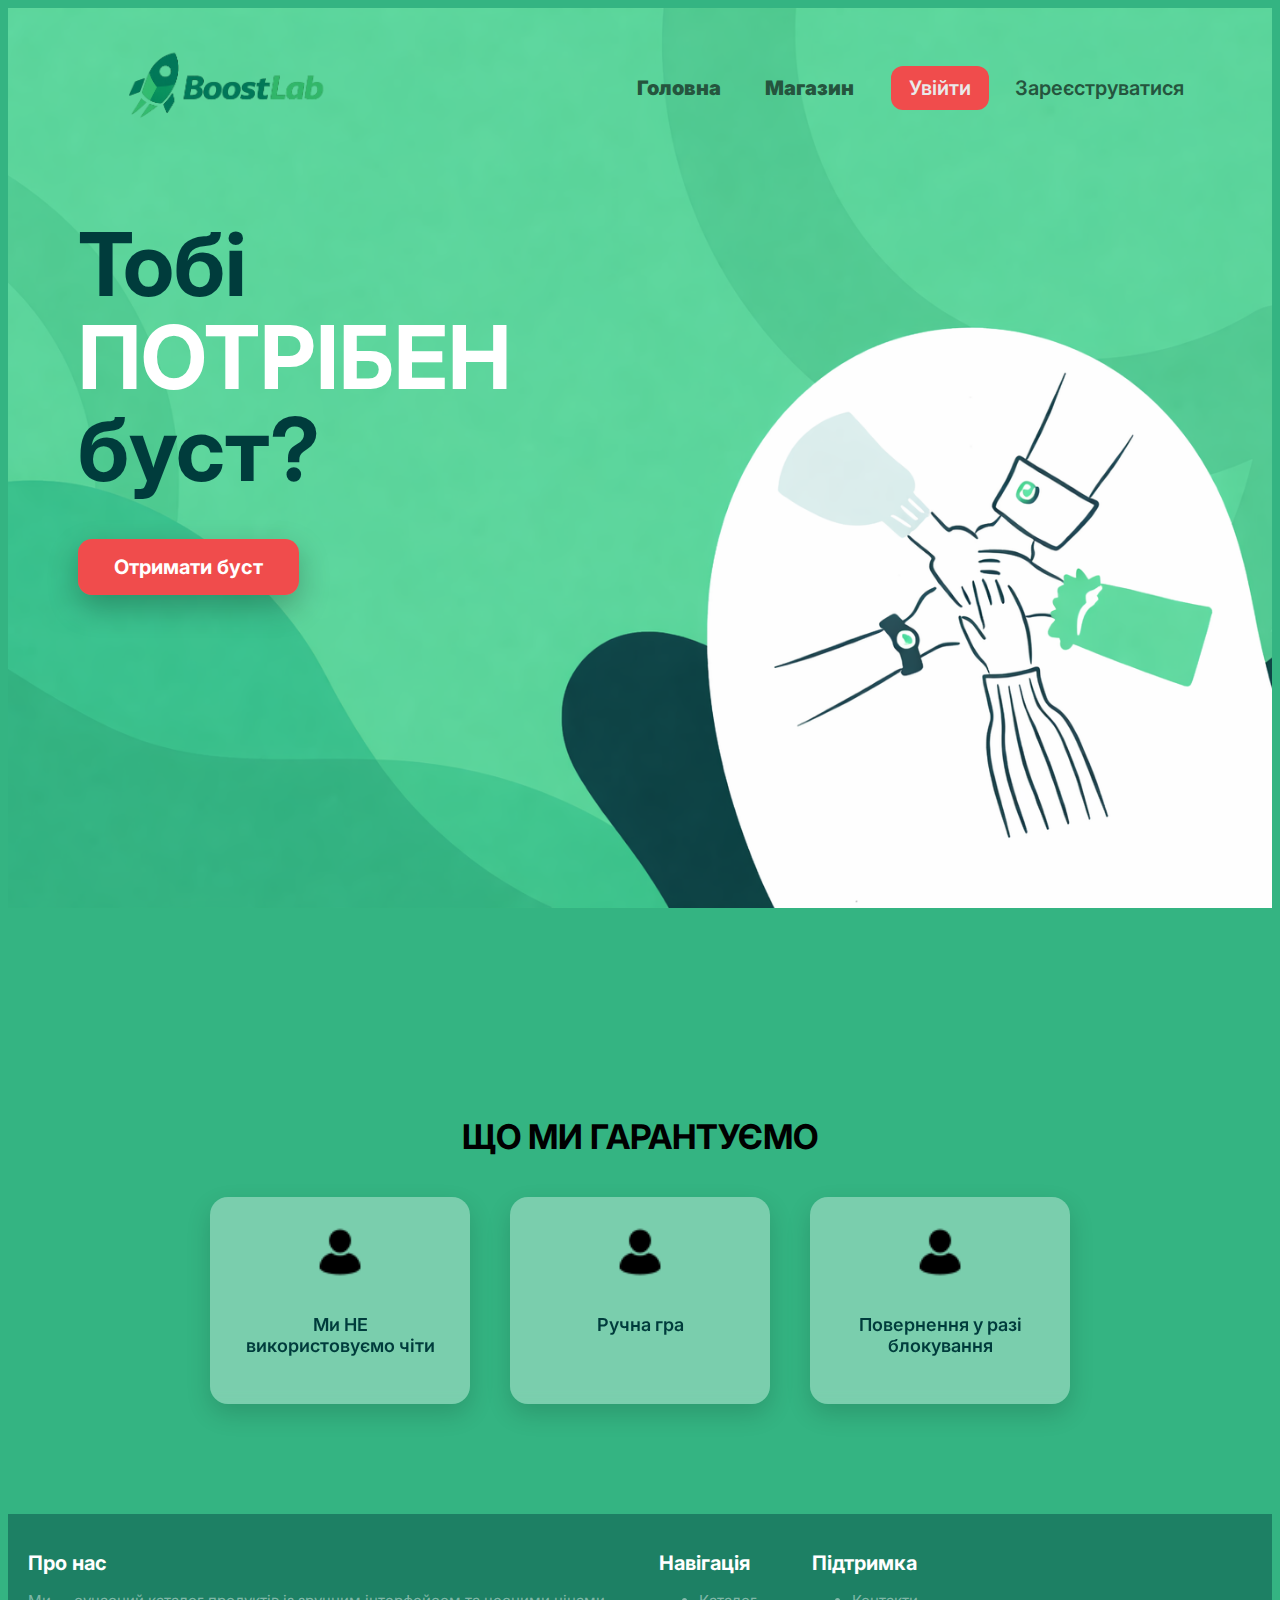
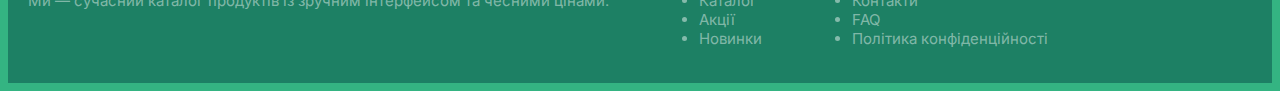
<file: index.html>
<!DOCTYPE html>
<html lang="uk">
<head>
    <meta charset="UTF-8">
    <meta name="viewport" content="width=device-width, initial-scale=1.0">
    <title>Головна сторінка</title>

    <link rel="preconnect" href="https://fonts.googleapis.com">
    <link rel="preconnect" href="https://fonts.gstatic.com" crossorigin>
    <link href="https://fonts.googleapis.com/css2?family=Inter:wght@300;400;600;700&display=swap" rel="stylesheet">
    <link rel="stylesheet" href="style/index.css">
</head>
<body>
<div class="bodys">
<header class="header">
    <div class="logo">
        <img src="image/logoNoBG.png" alt="ЛОГО" width="200px" style="margin-left: 50px;">
    </div>

    <div class="right">
        <nav class="nav">
            <a href="index.html">Головна</a>
            <a href="shop.html">Магазин</a>
        </nav>

        <div class="logins">
            <a href="login.html" class="log active">Увійти</a>
            <a href="register.html" class="reg" onclick="location.href='register.html'">Зареєструватися</a>
            <div class="move-border"></div>
        </div>
    </div>
</header>

<section class="hero">
    <h1>Тобі<br><span>ПОТРІБЕН</span><br>буст?</h1>
    <a href="shop.html" class="get-start">Отримати буст</a>
</section>
</div>

<div class="what-we-can">
    <h2>ЩО МИ ГАРАНТУЄМО</h2>
    <div class="guarantees">
        <div class="guarantee">
            <img src="image/icons/login.png" alt="">
            <p>Ми НЕ використовуємо чіти</p>
        </div>
        <div class="guarantee">
            <img src="image/icons/login.png" alt="">
            <p>Ручна гра</p>
        </div>
        <div class="guarantee">
            <img src="image/icons/login.png" alt="">
            <p>Повернення у разі блокування</p>
        </div>
    </div>
</div>

<footer class="footer">
    <div class="footer-col">
        <h2>Про нас</h2>
        <p>Ми — сучасний каталог продуктів із зручним інтерфейсом та чесними цінами.</p>
    </div>

    <div class="footer-col">
        <h2>Навігація</h2>
        <ul>
            <li><a href="#">Каталог</a></li>
            <li><a href="#">Акції</a></li>
            <li><a href="#">Новинки</a></li>
        </ul>
    </div>

    <div class="footer-col">
        <h2>Підтримка</h2>
        <ul>
            <li><a href="#">Контакти</a></li>
            <li><a href="#">FAQ</a></li>
            <li><a href="#">Політика конфіденційності</a></li>
        </ul>
    </div>
</footer>

<script>
const buttons = document.querySelectorAll('.logins a');
const border = document.querySelector('.move-border');

function moveBorder(btn) {
    const rect = btn.getBoundingClientRect();
    const parentRect = btn.parentElement.getBoundingClientRect();

    border.style.left = rect.left - parentRect.left + 'px';
    border.style.top = rect.top - parentRect.top + 'px';
    border.style.width = rect.width + 'px';
    border.style.height = rect.height + 'px';

    buttons.forEach(b => b.classList.remove('active'));
    btn.classList.add('active');
}

window.addEventListener('load', () => {
    moveBorder(document.querySelector('.logins .active'));
});

buttons.forEach(btn => {
    btn.addEventListener('mouseenter', () => moveBorder(btn));
});
</script>

</body>
</html>
</file>
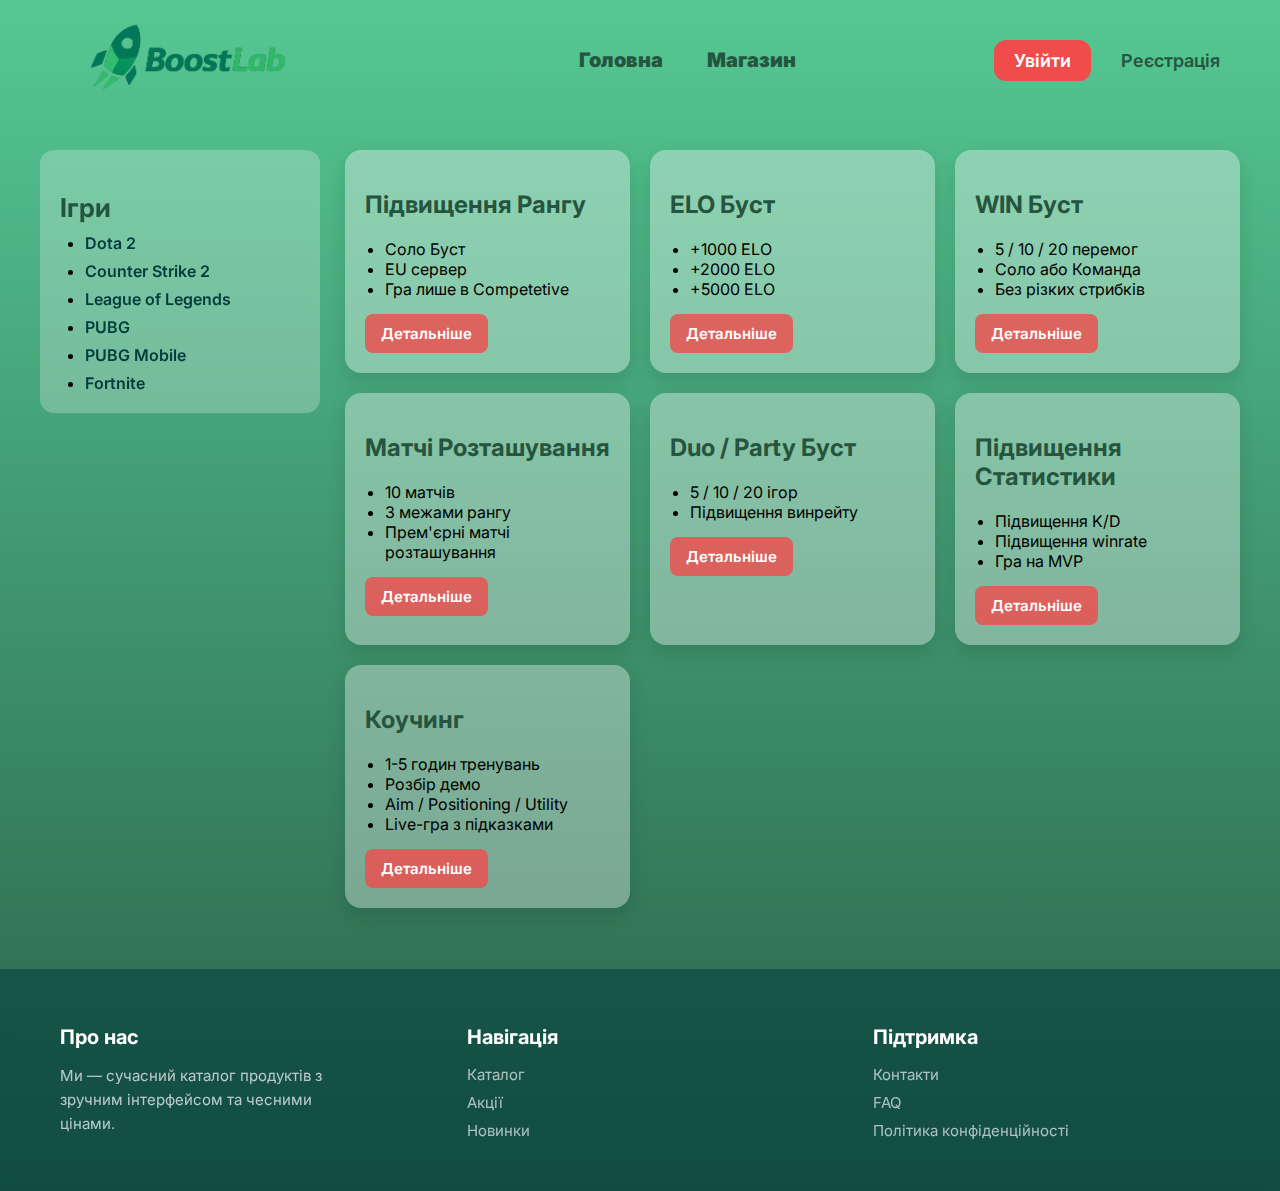
<file: counters.html>
<!DOCTYPE html>
<html lang="uk">
<head>
    <meta charset="UTF-8">
    <meta name="viewport" content="width=device-width, initial-scale=1.0">
    <title>Магазин</title>
    <link rel="stylesheet" href="../style/shop.css">

    <link rel="preconnect" href="https://fonts.googleapis.com">
    <link rel="preconnect" href="https://fonts.gstatic.com" crossorigin>
    <link href="https://fonts.googleapis.com/css2?family=Inter:wght@300;400;600;700&display=swap" rel="stylesheet">
</head>
<body>
    <header class="header">
    <div class="logo">
        <img src="image/logoNoBG.png" alt="LOGO" width="200px" style="margin-left: 50px;">
    </div>

    <div class="right">
        <nav class="nav">
            <a href="index.html">Головна</a>
            <a href="shop.html">Магазин</a>
        </nav>

        <div class="logins">
            <a href="login.html" class="log active">Увійти</a>
            <a href="register.html" class="reg" onclick="location.href='register.html'">Реєстрація</a>
            <div class="move-border"></div>
        </div>
    </div>
    </header>
    <!--Modal-->
            <div class="modal" id="modal">
                <div class="modal-content">
                    <span class="close">&times;</span>

                    <div class="modal-body" id="modalBody"></div>
                </div>
            </div>
    <div class="main-content">
        <div class="catalogue">
            <div>
                <h2>Ігри</h2>
                <li><a href="shop.html">Dota 2</a></li>
                <li><a href="counters.html">Counter Strike 2</a></li>
                <li><a href="leagueofl.html">League of Legends</a></li>
                <li><a href="pubg.html">PUBG</a></li>
                <li><a href="pubgm.html">PUBG Mobile</a></li>
                <li><a href="fortnite.html">Fortnite</a></li>
            </div>
        </div>
        <div class="products">
            
            <div>
                <h2>Підвищення Рангу</h2>
                <li>Соло Буст</li>
                <li>EU сервер</li>
                <li>Гра лише в Competetive</li>
                <button data-modal="MMR">Детальніше</button>

                <template id="MMR">
                    <h2>Підвищення Рангу</h2>
                    <li>Silver -> Gold Nova - 25$</li>
                    <li>Gold Nova -> Master Guardian - 35$</li>
                    <li>Master Guardian -> Legendary Eagle - 50$</li>
                    <li>Legendary Eagle -> Supreme - 70$</li>
                    <li>Supreme -> Global Elite - 90$</li>
                    <button>Замовити</button>
                </template>
            </div>
            <div>
                <h2>ELO Буст</h2>
                <li>+1000 ELO</li>
                <li>+2000 ELO</li>
                <li>+5000 ELO</li>
                <button data-modal="Cal">Детальніше</button>

                <template id="Cal">
                    <h2>ELO Буст</h2>
                    <li>+1000 ELO - 18$</li>
                    <li>+2000 ELO - 34$</li>
                    <li>+5000 ELO - 75$</li>
                    <button>Замовити</button>
                </template>
            </div>
            <div>
                <h2>WIN Буст</h2>
                <li>5 / 10 / 20 перемог</li>
                <li>Соло або Команда</li>
                <li>Без різких стрибків</li>
                <button data-modal="Win">Детальніше</button>

                <template id="Win">
                    <h2>WIN Буст</h2>
                    <li>5 перемог - 10$</li>
                    <li>10 перемог - 18$</li>
                    <li>20 перемог - 35$</li>
                    <button>Замовити</button>
                </template>
            </div>
            <div>
                <h2>Матчі Розташування</h2>
                <li>10 матчів</li>
                <li>З межами рангу</li>
                <li>Прем'єрні матчі розташування</li>
                <button data-modal="Role">Детальніше</button>

                <template id="Role">
                    <h2>Матчі Розташування</h2>
                    <li>10 матчів - 20$</li>
                    <li>З межами рангу - 30$</li>
                    <li>Прем'єрні матчі розташування - 25$</li>
                    <button>Замовити</button>
                </template>
            </div>
            <div>
                <h2>Duo / Party Буст</h2>
                <li>5 / 10 / 20 ігор</li>
                <li>Підвищення винрейту</li>
                <button data-modal="Hero">Детальніше</button>
                
                <template id="Hero">
                    <h2>Duo / Party Буст</h2>
                    <li>5 ігор - 15$</li>
                    <li>10 ігор - 28$</li>
                    <li>20 ігор - 50$</li>
                    <button>Замовити</button>
                </template>
            </div>
            <div>
                <h2>Підвищення Статистики</h2>
                <li>Підвищення K/D</li>
                <li>Підвищення winrate</li>
                <li>Гра на MVP</li>
                <button data-modal="Battle">Детальніше</button>

                <template id="Battle">
                    <h2>Підвищення Статистики</h2>
                    <li>Ціна від 10$</li>
                    <button>Замовити</button>
                </template>
            </div>
            <div>
                <h2>Коучинг</h2>
                <li>1-5 годин тренувань</li>
                <li>Розбір демо</li>
                <li>Aim / Positioning / Utility</li>
                <li>Live-гра з підказками</li>
                <button data-modal="Coach">Детальніше</button>

                <template id="Coach">
                    <h2>Коучинг</h2>
                    <li>1 година - 10$</li>
                    <li>5 годин - 45$</li>
                    <li>Розбір реплеїв - 8$</li>
                    <li>Live-гра з підказками - 12$/год</li>
                    <button>Замовити</button>
                </template>
            </div>
        </div>
    </div>
    <footer class="footer">
    <div class="footer-col">
        <h2>Про нас</h2>
        <p>Ми — сучасний каталог продуктів з зручним інтерфейсом та чесними цінами.</p>
    </div>

    <div class="footer-col">
        <h2>Навігація</h2>
        <ul>
            <li><a href="#">Каталог</a></li>
            <li><a href="#">Акції</a></li>
            <li><a href="#">Новинки</a></li>
        </ul>
    </div>

    <div class="footer-col">
        <h2>Підтримка</h2>
        <ul>
            <li><a href="#">Контакти</a></li>
            <li><a href="#">FAQ</a></li>
            <li><a href="#">Політика конфіденційності</a></li>
        </ul>
    </div>
</footer>

    <script>
        const buttons = document.querySelectorAll('.logins a');
        const border = document.querySelector('.move-border');
        const modal = document.getElementById('modal');
        const modalBody = document.getElementById('modalBody');
        const closeBtn = modal.querySelector('.close')

        function moveBorder(btn) {
            const rect = btn.getBoundingClientRect();
            const parentRect = btn.parentElement.getBoundingClientRect();

            border.style.left = rect.left - parentRect.left + 'px';
            border.style.top = rect.top - parentRect.top + 'px';
            border.style.width = rect.width + 'px';
            border.style.height = rect.height + 'px';

            buttons.forEach(b => b.classList.remove('active'));
            btn.classList.add('active');
        }

        window.addEventListener('load', () => {
            moveBorder(document.querySelector('.logins .active'));
        });

        buttons.forEach(btn => {
            btn.addEventListener('mouseenter', () => moveBorder(btn));
        });

        document.addEventListener('click', (e) =>{
            const btn = e.target.closest('[data-modal]');
            if (!btn) return;

            const templateId = btn.dataset.modal;
            const template = document.getElementById(templateId);

            modalBody.innerHTML = '';
            modalBody.append(template.content.cloneNode(true));

            modal.classList.add('active');

        });

        closeBtn.addEventListener('click', () =>{
            modal.classList.remove('active');
        });

        modal.addEventListener('click', (e) =>{
            if (e.target === modal) modal.classList.remove('active')
        })
    </script>
</body>
</html>
</file>
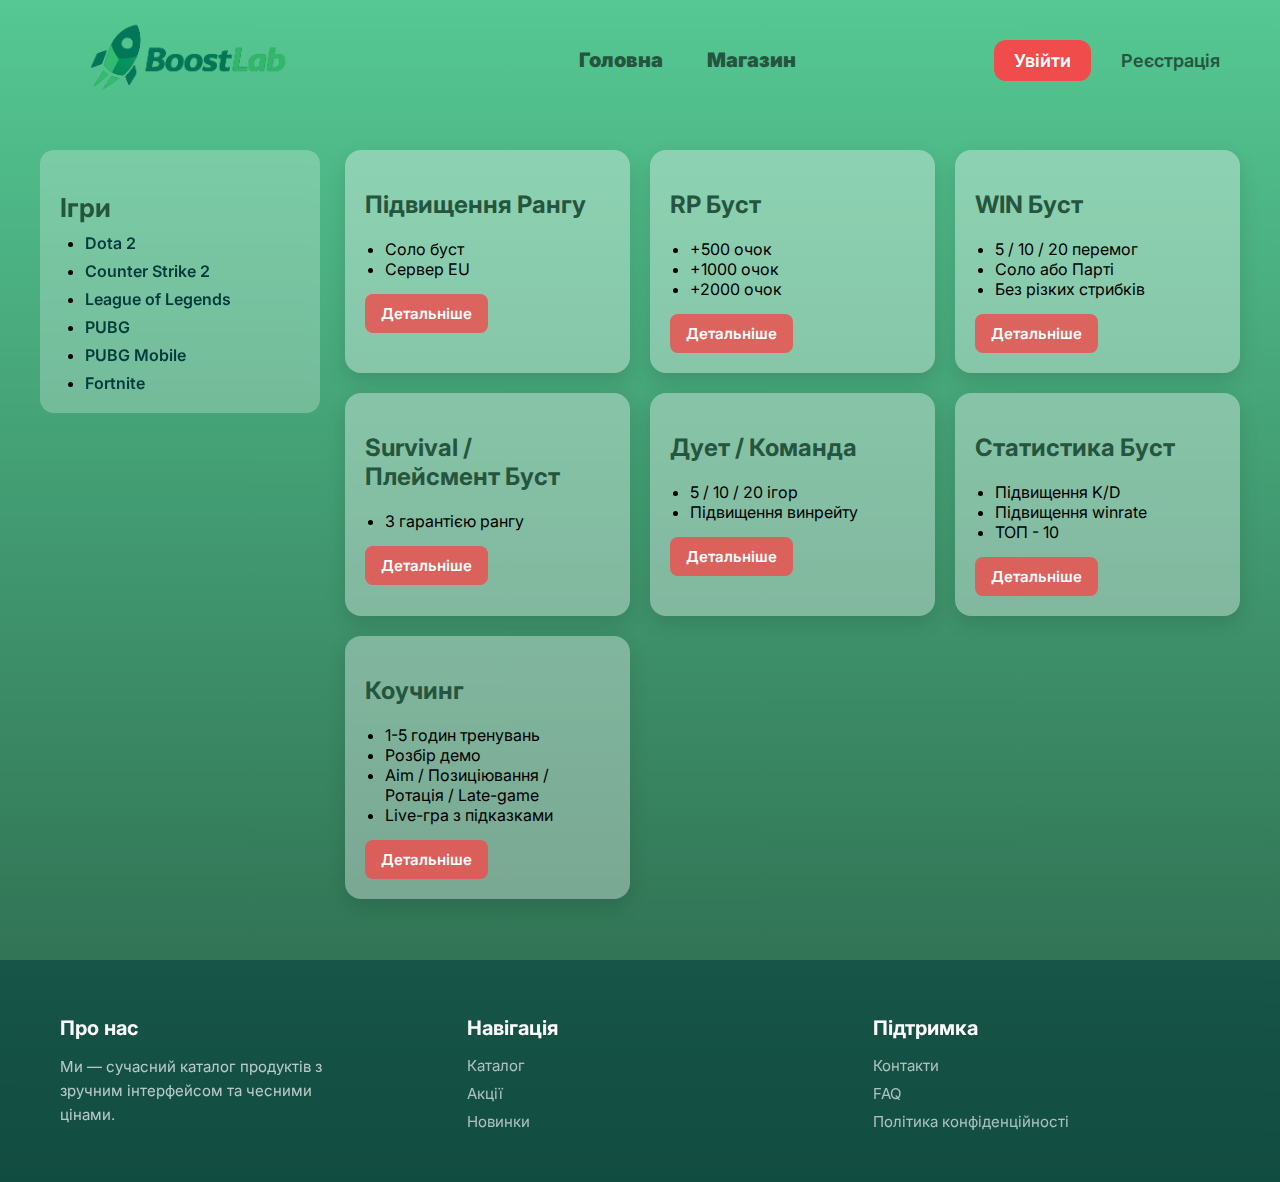
<file: fortnite.html>
<!DOCTYPE html>
<html lang="uk">
<head>
    <meta charset="UTF-8">
    <meta name="viewport" content="width=device-width, initial-scale=1.0">
    <title>Магазин</title>
    <link rel="stylesheet" href="../style/shop.css">

    <link rel="preconnect" href="https://fonts.googleapis.com">
    <link rel="preconnect" href="https://fonts.gstatic.com" crossorigin>
    <link href="https://fonts.googleapis.com/css2?family=Inter:wght@300;400;600;700&display=swap" rel="stylesheet">
</head>
<body>
    <header class="header">
        <div class="logo">
            <img src="image/logoNoBG.png" alt="LOGO" width="200px" style="margin-left: 50px;">
        </div>

        <div class="right">
            <nav class="nav">
                <a href="index.html">Головна</a>
                <a href="shop.html">Магазин</a>

            </nav>

            <div class="logins">
                <a href="login.html" class="log active">Увійти</a>
                <a href="register.html" class="reg" onclick="location.href='register.html'">Реєстрація</a>
                <div class="move-border"></div>
            </div>
        </div>
    </header>

    <div class="modal" id="modal">
        <div class="modal-content">
            <span class="close">&times;</span>
            <div class="modal-body" id="modalBody"></div>
        </div>
    </div>

    <div class="main-content">
        <div class="catalogue">
            <div>
                <h2>Ігри</h2>
                <li><a href="shop.html">Dota 2</a></li>
                <li><a href="counters.html">Counter Strike 2</a></li>
                <li><a href="leagueofl.html">League of Legends</a></li>
                <li><a href="pubg.html">PUBG</a></li>
                <li><a href="pubgm.html">PUBG Mobile</a></li>
                <li><a href="fortnite.html">Fortnite</a></li>
            </div>
        </div>

        <div class="products">
            <div>
                <h2>Підвищення Рангу</h2>
                <li>Соло буст</li>
                <li>Сервер EU</li>
                <button data-modal="MMR">Детальніше</button>

                <template id="MMR">
                    <h2>Підвищення Рангу</h2>
                    <li>Bronze -> Silver - 15$</li>
                    <li>Silver -> Gold - 22$</li>
                    <li>Gold -> Platinum - 35$</li>
                    <li>Platinum -> Diamond - 55$</li>
                    <li>Diamond -> Elite - 75$</li>
                    <li>Elite -> Champion - 95$</li>
                    <li>Champion -> Unreal - За домовленістю</li>
                    <p>Соло / Дует / Команда</p>
                    <p>Сервери EU</p>
                    <p>FPP / TPP на вибір</p>
                    <button>Замовити</button>
                </template>
            </div>

            <div>
                <h2>RP Буст</h2>
                <li>+500 очок</li>
                <li>+1000 очок</li>
                <li>+2000 очок</li>
                <button data-modal="Cal">Детальніше</button>

                <template id="Cal">
                    <h2>RP Буст</h2>
                    <li>+500 очок - 12$</li>
                    <li>+1000 очок - 22$</li>
                    <li>+2000 очок - 40$</li>
                    <button>Замовити</button>
                </template>
            </div>

            <div>
                <h2>WIN Буст</h2>
                <li>5 / 10 / 20 перемог</li>
                <li>Соло або Парті</li>
                <li>Без різких стрибків</li>
                <button data-modal="Win">Детальніше</button>

                <template id="Win">
                    <h2>WIN Буст</h2>
                    <li>5 перемог - 12$</li>
                    <li>10 перемог - 22$</li>
                    <li>20 перемог - 40$</li>
                    <button>Замовити</button>
                </template>
            </div>

            <div>
                <h2>Survival / Плейсмент Буст</h2>
                <li>З гарантією рангу</li>
                <button data-modal="Role">Детальніше</button>

                <template id="Role">
                    <h2>Survival / Плейсмент Буст</h2>
                    <li>10 x Top-10 - 12$</li>
                    <li>20 x Top-10 - 22$</li>
                    <li>50 x Top-10 - 50$</li>
                    <button>Замовити</button>
                </template>
            </div>

            <div>
                <h2>Дует / Команда</h2>
                <li>5 / 10 / 20 ігор</li>
                <li>Підвищення винрейту</li>
                <button data-modal="Hero">Детальніше</button>

                <template id="Hero">
                    <h2>Дует / Команда</h2>
                    <li>5 ігор - 15$</li>
                    <li>10 ігор - 28$</li>
                    <li>20 ігор - 50$</li>
                    <button>Замовити</button>
                </template>
            </div>

            <div>
                <h2>Статистика Буст</h2>
                <li>Підвищення K/D</li>
                <li>Підвищення winrate</li>
                <li>ТОП - 10</li>
                <button data-modal="Battle">Детальніше</button>

                <template id="Battle">
                    <h2>Статистика Буст</h2>
                    <li>Ціна від 10$</li>
                    <button>Замовити</button>
                </template>
            </div>

            <div>
                <h2>Коучинг</h2>
                <li>1-5 годин тренувань</li>
                <li>Розбір демо</li>
                <li>Aim / Позиціювання / Ротація / Late-game</li>
                <li>Live-гра з підказками</li>
                <button data-modal="Coach">Детальніше</button>

                <template id="Coach">
                    <h2>Коучинг</h2>
                    <li>1 година - 12$</li>
                    <li>5 годин - 55$</li>
                    <li>Розбір реплеїв - 10$</li>
                    <li>Live-гра з підказками - 11$/год</li>
                    <button>Замовити</button>
                </template>
            </div>
        </div>
    </div>

    <footer class="footer">
        <div class="footer-col">
            <h2>Про нас</h2>
            <p>Ми — сучасний каталог продуктів з зручним інтерфейсом та чесними цінами.</p>
        </div>

        <div class="footer-col">
            <h2>Навігація</h2>
            <ul>
                <li><a href="#">Каталог</a></li>
                <li><a href="#">Акції</a></li>
                <li><a href="#">Новинки</a></li>
            </ul>
        </div>

        <div class="footer-col">
            <h2>Підтримка</h2>
            <ul>
                <li><a href="#">Контакти</a></li>
                <li><a href="#">FAQ</a></li>
                <li><a href="#">Політика конфіденційності</a></li>
            </ul>
        </div>
    </footer>

    <script>
        const buttons = document.querySelectorAll('.logins a');
        const border = document.querySelector('.move-border');
        const modal = document.getElementById('modal');
        const modalBody = document.getElementById('modalBody');
        const closeBtn = modal.querySelector('.close')

        function moveBorder(btn) {
            const rect = btn.getBoundingClientRect();
            const parentRect = btn.parentElement.getBoundingClientRect();

            border.style.left = rect.left - parentRect.left + 'px';
            border.style.top = rect.top - parentRect.top + 'px';
            border.style.width = rect.width + 'px';
            border.style.height = rect.height + 'px';

            buttons.forEach(b => b.classList.remove('active'));
            btn.classList.add('active');
        }

        window.addEventListener('load', () => {
            moveBorder(document.querySelector('.logins .active'));
        });

        buttons.forEach(btn => {
            btn.addEventListener('mouseenter', () => moveBorder(btn));
        });

        document.addEventListener('click', (e) =>{
            const btn = e.target.closest('[data-modal]');
            if (!btn) return;

            const templateId = btn.dataset.modal;
            const template = document.getElementById(templateId);

            modalBody.innerHTML = '';
            modalBody.append(template.content.cloneNode(true));

            modal.classList.add('active');
        });

        closeBtn.addEventListener('click', () =>{
            modal.classList.remove('active');
        });

        modal.addEventListener('click', (e) =>{
            if (e.target === modal) modal.classList.remove('active')
        })
    </script>
</body>
</html>
</file>
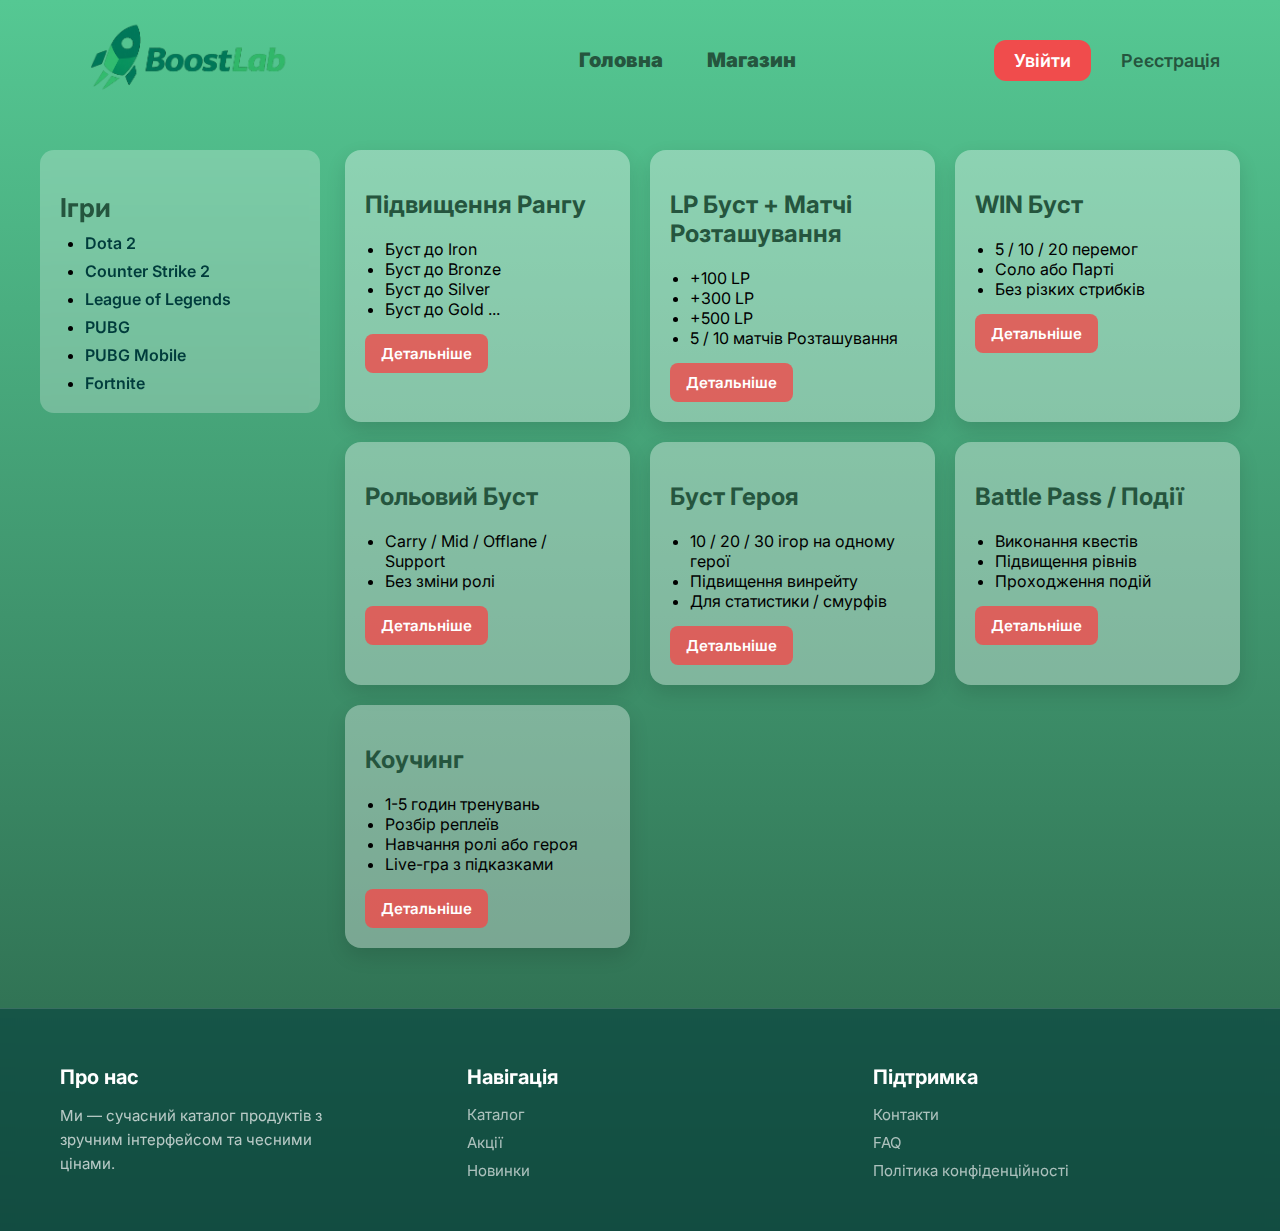
<file: leagueofl.html>
<!DOCTYPE html>
<html lang="uk">
<head>
    <meta charset="UTF-8">
    <meta name="viewport" content="width=device-width, initial-scale=1.0">
    <title>Магазин</title>
    <link rel="stylesheet" href="../style/shop.css">

    <link rel="preconnect" href="https://fonts.googleapis.com">
    <link rel="preconnect" href="https://fonts.gstatic.com" crossorigin>
    <link href="https://fonts.googleapis.com/css2?family=Inter:wght@300;400;600;700&display=swap" rel="stylesheet">
</head>
<body>
    <header class="header">
    <div class="logo">
        <img src="image/logoNoBG.png" alt="LOGO" width="200px" style="margin-left: 50px;">
    </div>

    <div class="right">
        <nav class="nav">
            <a href="index.html">Головна</a>
            <a href="shop.html">Магазин</a>

        </nav>

        <div class="logins">
            <a href="login.html" class="log active">Увійти</a>
            <a href="register.html" class="reg" onclick="location.href='register.html'">Реєстрація</a>
            <div class="move-border"></div>
        </div>
    </div>
    </header>
    
    <div class="modal" id="modal">
        <div class="modal-content">
            <span class="close">&times;</span>
            <div class="modal-body" id="modalBody"></div>
        </div>
    </div>

    <div class="main-content">
        <div class="catalogue">
            <div>
                <h2>Ігри</h2>
                <li><a href="shop.html">Dota 2</a></li>
                <li><a href="counters.html">Counter Strike 2</a></li>
                <li><a href="leagueofl.html">League of Legends</a></li>
                <li><a href="pubg.html">PUBG</a></li>
                <li><a href="pubgm.html">PUBG Mobile</a></li>
                <li><a href="fortnite.html">Fortnite</a></li>
            </div>
        </div>

        <div class="products">
            <div>
                <h2>Підвищення Рангу</h2>
                <li>Буст до Iron</li>
                <li>Буст до Bronze</li>
                <li>Буст до Silver</li>
                <li>Буст до Gold ...</li>
                <button data-modal="MMR">Детальніше</button>

                <template id="MMR">
                    <h2>Підвищення Рангу</h2>
                    <li>Iron - 6$</li>
                    <li>Bronze - 7$</li>
                    <li>Silver - 9$</li>
                    <li>Gold - 12$</li>
                    <li>Platinum - 18$</li>
                    <li>Emerald - 25$</li>
                    <li>Diamond - 35$</li>
                    <li>Master+ - За домовленістю</li>
                    <p>Соло буст - включено<br>Парті буст - +30% до ціни</p>
                    <button>Замовити</button>
                </template>
            </div>

            <div>
                <h2>LP Буст + Матчі Розташування</h2>
                <li>+100 LP</li>
                <li>+300 LP</li>
                <li>+500 LP</li>
                <li>5 / 10 матчів Розташування</li>
                <button data-modal="Cal">Детальніше</button>

                <template id="Cal">
                    <h2>LP Буст</h2>
                    <li>+100 LP - 10$</li>
                    <li>+300 LP - 27$</li>
                    <li>+500 LP - 40$</li>
                    <h2>Матчі Розташування</h2>
                    <li>5 матчів - 15$</li>
                    <li>10 матчів - 28$</li>
                    <li>З гарантією рангу - 38$</li>
                    <button>Замовити</button>
                </template>
            </div>

            <div>
                <h2>WIN Буст</h2>
                <li>5 / 10 / 20 перемог</li>
                <li>Соло або Парті</li>
                <li>Без різких стрибків</li>
                <button data-modal="Win">Детальніше</button>

                <template id="Win">
                    <h2>WIN Буст</h2>
                    <li>5 перемог - 12$</li>
                    <li>10 перемог - 22$</li>
                    <li>20 перемог - 40$</li>
                    <button>Замовити</button>
                </template>
            </div>

            <div>
                <h2>Рольовий Буст</h2>
                <li>Carry / Mid / Offlane / Support</li>
                <li>Без зміни ролі</li>
                <button data-modal="Role">Детальніше</button>

                <template id="Role">
                    <h2>Рольовий Буст</h2>
                    <li>+300 LP на ролі - 18$</li>
                    <li>+500 LP на ролі - 35$</li>
                    <li>Калібровка в Парті - 40$</li>
                    <button>Замовити</button>
                </template>
            </div>

            <div>
                <h2>Буст Героя</h2>
                <li>10 / 20 / 30 ігор на одному герої</li>
                <li>Підвищення винрейту</li>
                <li>Для статистики / смурфів</li>
                <button data-modal="Hero">Детальніше</button>

                <template id="Hero">
                    <h2>Буст Героя</h2>
                    <li>10 ігор - 10$</li>
                    <li>20 ігор - 18$</li>
                    <li>30 ігор - 25$</li>
                    <button>Замовити</button>
                </template>
            </div>

            <div>
                <h2>Battle Pass / Події</h2>
                <li>Виконання квестів</li>
                <li>Підвищення рівнів</li>
                <li>Проходження подій</li>
                <button data-modal="Battle">Детальніше</button>

                <template id="Battle">
                    <h2>Battle Pass / Події</h2>
                    <li>Виконання квестів - від 10$</li>
                    <li>Підвищення 50 рівнів Battle Pass - 25$</li>
                    <li>Підвищення 100 рівнів - 45$</li>
                    <button>Замовити</button>
                </template>
            </div>

            <div>
                <h2>Коучинг</h2>
                <li>1-5 годин тренувань</li>
                <li>Розбір реплеїв</li>
                <li>Навчання ролі або героя</li>
                <li>Live-гра з підказками</li>
                <button data-modal="Coach">Детальніше</button>

                <template id="Coach">
                    <h2>Коучинг</h2>
                    <li>1 година - 10$</li>
                    <li>5 годин - 45$</li>
                    <li>Розбір реплеїв - 8$</li>
                    <li>Live-гра з підказками - 12$/год</li>
                    <button>Замовити</button>
                </template>
            </div>

        </div>
    </div>

    <footer class="footer">
        <div class="footer-col">
            <h2>Про нас</h2>
            <p>Ми — сучасний каталог продуктів з зручним інтерфейсом та чесними цінами.</p>
        </div>

        <div class="footer-col">
            <h2>Навігація</h2>
            <ul>
                <li><a href="#">Каталог</a></li>
                <li><a href="#">Акції</a></li>
                <li><a href="#">Новинки</a></li>
            </ul>
        </div>

        <div class="footer-col">
            <h2>Підтримка</h2>
            <ul>
                <li><a href="#">Контакти</a></li>
                <li><a href="#">FAQ</a></li>
                <li><a href="#">Політика конфіденційності</a></li>
            </ul>
        </div>
    </footer>

    <script>
        const buttons = document.querySelectorAll('.logins a');
        const border = document.querySelector('.move-border');
        const modal = document.getElementById('modal');
        const modalBody = document.getElementById('modalBody');
        const closeBtn = modal.querySelector('.close')

        function moveBorder(btn) {
            const rect = btn.getBoundingClientRect();
            const parentRect = btn.parentElement.getBoundingClientRect();

            border.style.left = rect.left - parentRect.left + 'px';
            border.style.top = rect.top - parentRect.top + 'px';
            border.style.width = rect.width + 'px';
            border.style.height = rect.height + 'px';

            buttons.forEach(b => b.classList.remove('active'));
            btn.classList.add('active');
        }

        window.addEventListener('load', () => {
            moveBorder(document.querySelector('.logins .active'));
        });

        buttons.forEach(btn => {
            btn.addEventListener('mouseenter', () => moveBorder(btn));
        });

        document.addEventListener('click', (e) =>{
            const btn = e.target.closest('[data-modal]');
            if (!btn) return;

            const templateId = btn.dataset.modal;
            const template = document.getElementById(templateId);

            modalBody.innerHTML = '';
            modalBody.append(template.content.cloneNode(true));

            modal.classList.add('active');
        });

        closeBtn.addEventListener('click', () =>{
            modal.classList.remove('active');
        });

        modal.addEventListener('click', (e) =>{
            if (e.target === modal) modal.classList.remove('active')
        })
    </script>
</body>
</html>
</file>
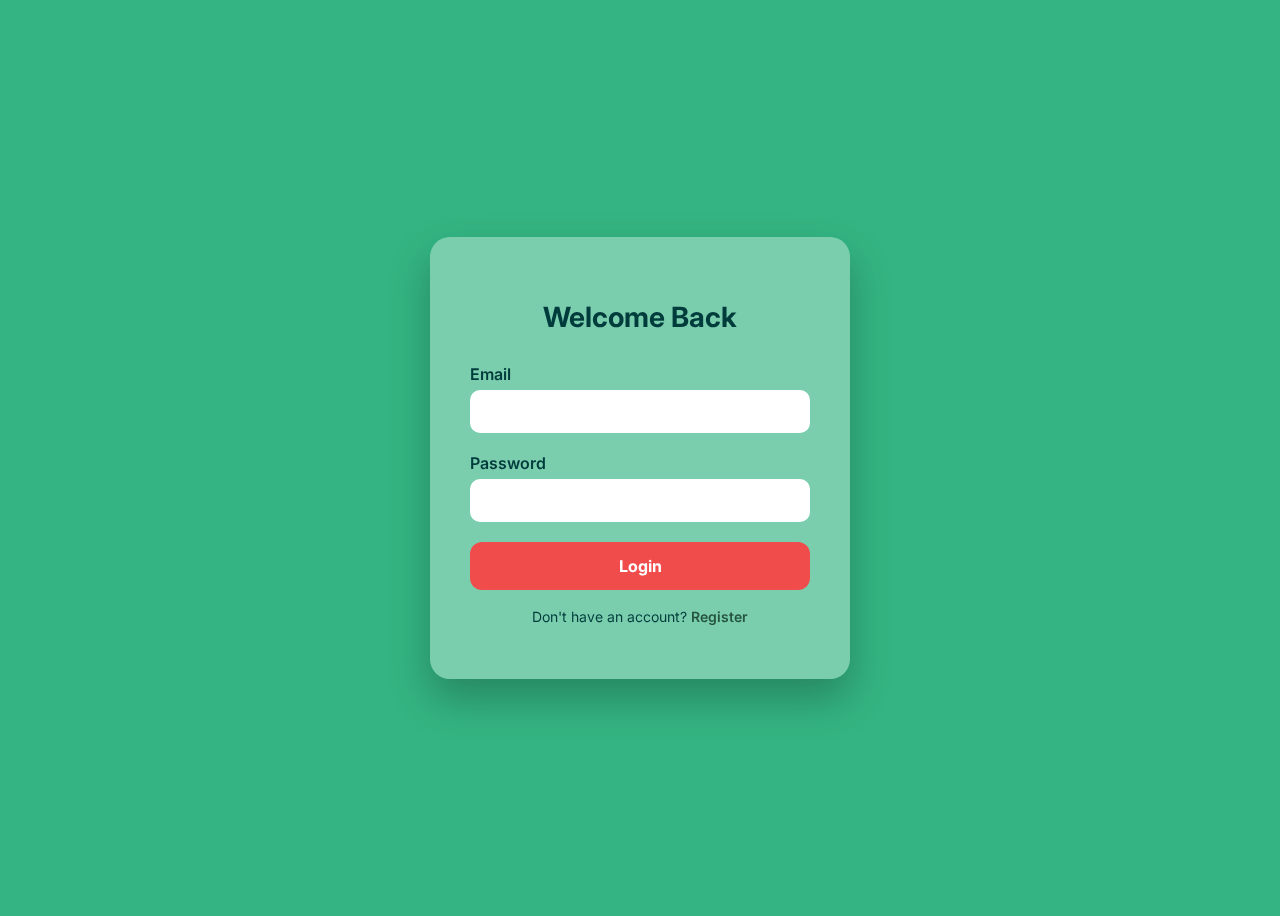
<file: login.html>
<!DOCTYPE html>
<html lang="en">
<head>
    <meta charset="UTF-8">
    <title>Login</title>
    <meta name="viewport" content="width=device-width, initial-scale=1.0">

    <link href="https://fonts.googleapis.com/css2?family=Inter:wght@300;400;600;700;900&display=swap" rel="stylesheet">
    <link rel="stylesheet" href="style/index.css">
</head>
<body>

<div class="auth-container">

    <div class="auth-box">
        <h2>Welcome Back</h2>

        <form id="loginForm">

            <div class="input-group">
                <label>Email</label>
                <input type="email" required>
            </div>

            <div class="input-group">
                <label>Password</label>
                <input type="password" required>
            </div>

            <button type="submit" class="auth-btn">Login</button>

            <p class="auth-switch">
                Don't have an account?
                <a href="register.html">Register</a>
            </p>

        </form>
    </div>

</div>

<script>
document.getElementById("loginForm").addEventListener("submit", function(e){
    e.preventDefault();

    alert("Login successful!");
});
</script>

</body>
</html>
</file>
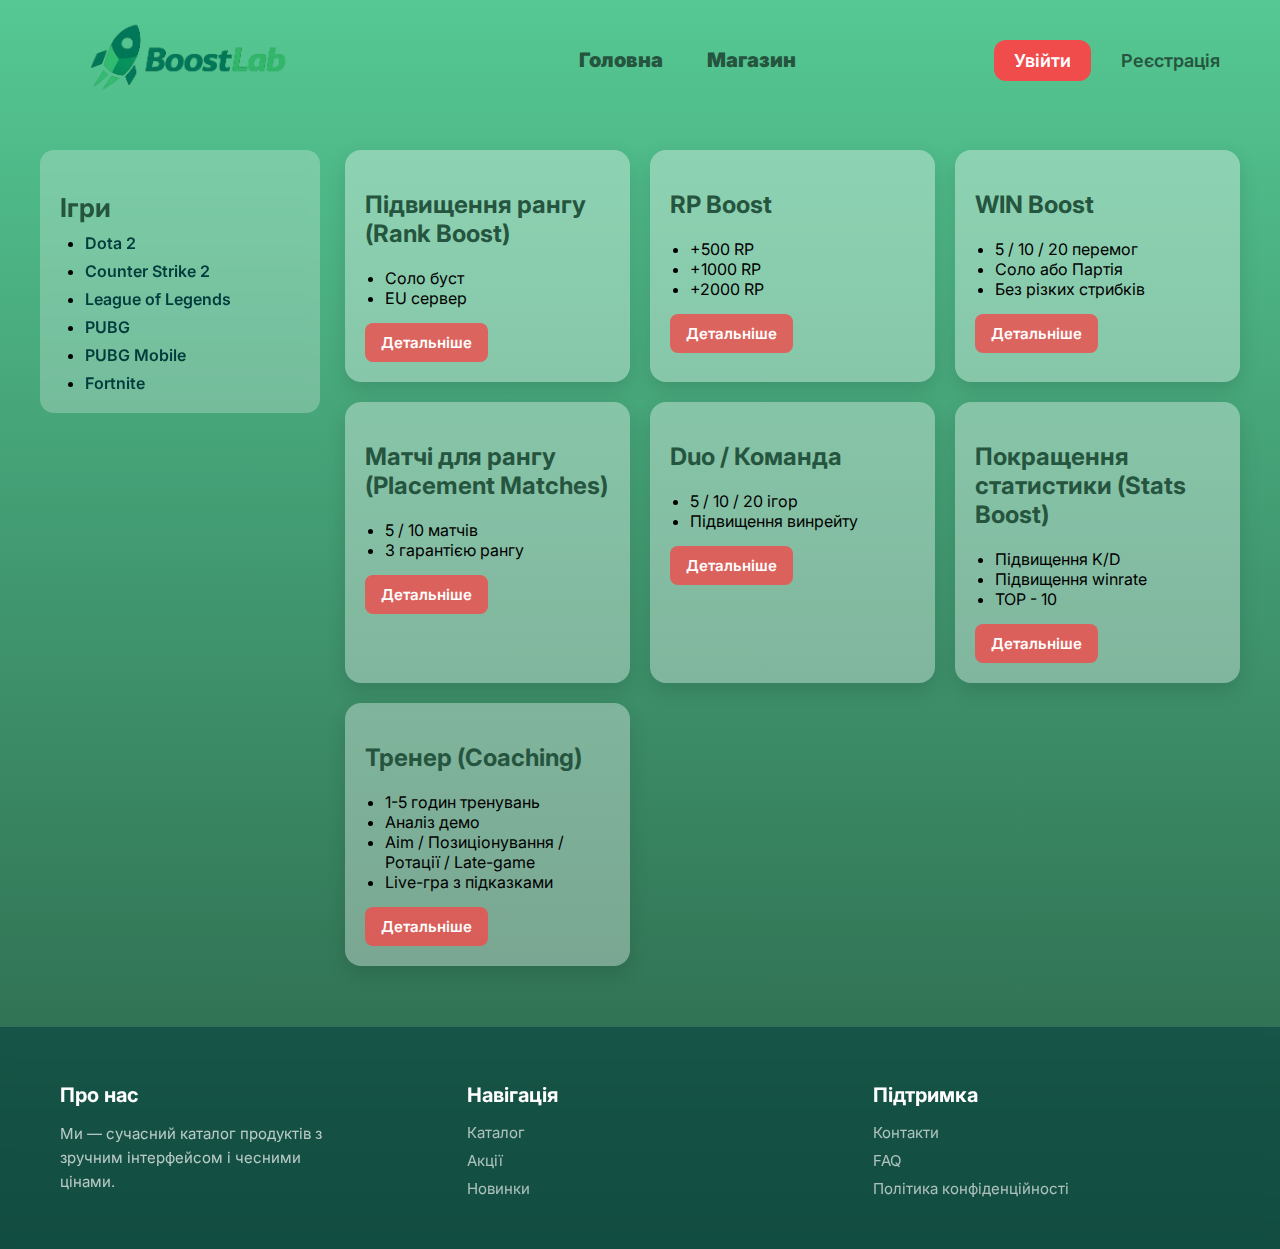
<file: pubg.html>
<!DOCTYPE html>
<html lang="uk">
<head>
    <meta charset="UTF-8">
    <meta name="viewport" content="width=device-width, initial-scale=1.0">
    <title>Магазин</title>
    <link rel="stylesheet" href="../style/shop.css">

    <link rel="preconnect" href="https://fonts.googleapis.com">
    <link rel="preconnect" href="https://fonts.gstatic.com" crossorigin>
    <link href="https://fonts.googleapis.com/css2?family=Inter:wght@300;400;600;700&display=swap" rel="stylesheet">
</head>
<body>
    <header class="header">
    <div class="logo">
        <img src="image/logoNoBG.png" alt="LOGO" width="200px" style="margin-left: 50px;">
    </div>

    <div class="right">
        <nav class="nav">
            <a href="index.html">Головна</a>
            <a href="shop.html">Магазин</a>
        </nav>

        <div class="logins">
            <a href="login.html" class="log active">Увійти</a>
            <a href="register.html" class="reg" onclick="location.href='register.html'">Реєстрація</a>
            <div class="move-border"></div>
        </div>
    </div>
    </header>

    <!-- Модальне вікно -->
    <div class="modal" id="modal">
        <div class="modal-content">
            <span class="close">&times;</span>
            <div class="modal-body" id="modalBody"></div>
        </div>
    </div>

    <div class="main-content">
        <div class="catalogue">
            <div>
                <h2>Ігри</h2>
                <li><a href="shop.html">Dota 2</a></li>
                <li><a href="counters.html">Counter Strike 2</a></li>
                <li><a href="leagueofl.html">League of Legends</a></li>
                <li><a href="pubg.html">PUBG</a></li>
                <li><a href="pubgm.html">PUBG Mobile</a></li>
                <li><a href="fortnite.html">Fortnite</a></li>
            </div>
        </div>

        <div class="products">
            <div>
                <h2>Підвищення рангу (Rank Boost)</h2>
                <li>Соло буст</li>
                <li>EU сервер</li>
                <button data-modal="MMR">Детальніше</button>

                <template id="MMR">
                    <h2>Підвищення рангу (Rank Boost)</h2>
                    <li>Bronze -> Silver - 20$</li>
                    <li>Silver -> Gold - 30$</li>
                    <li>Gold -> Platinum - 45$</li>
                    <li>Platinum -> Diamond - 65$</li>
                    <li>Diamond -> Master - 90$</li>
                    <p>Соло / Дуо / Команда</p>
                    <p>EU сервери</p>
                    <p>FPP / TPP на вибір</p>
                    <button>Замовити</button>
                </template>
            </div>

            <div>
                <h2>RP Boost</h2>
                <li>+500 RP</li>
                <li>+1000 RP</li>
                <li>+2000 RP</li>
                <button data-modal="Cal">Детальніше</button>

                <template id="Cal">
                    <h2>RP Boost</h2>
                    <li>+500 RP - 15$</li>
                    <li>+1000 RP - 28$</li>
                    <li>+2000 RP - 50$</li>
                    <button>Замовити</button>
                </template>
            </div>

            <div>
                <h2>WIN Boost</h2>
                <li>5 / 10 / 20 перемог</li>
                <li>Соло або Партія</li>
                <li>Без різких стрибків</li>
                <button data-modal="Win">Детальніше</button>

                <template id="Win">
                    <h2>WIN Boost</h2>
                    <li>5 перемог - 12$</li>
                    <li>10 перемог - 22$</li>
                    <li>20 перемог - 40$</li>
                    <button>Замовити</button>
                </template>
            </div>

            <div>
                <h2>Матчі для рангу (Placement Matches)</h2>
                <li>5 / 10 матчів</li>
                <li>З гарантією рангу</li>
                <button data-modal="Role">Детальніше</button>

                <template id="Role">
                    <h2>Матчі для рангу (Placement Matches)</h2>
                    <li>5 матчів - 15$</li>
                    <li>10 матчів - 28$</li>
                    <li>З гарантією рангу - 38$</li>
                    <button>Замовити</button>
                </template>
            </div>

            <div>
                <h2>Duo / Команда</h2>
                <li>5 / 10 / 20 ігор</li>
                <li>Підвищення винрейту</li>
                <button data-modal="Hero">Детальніше</button>

                <template id="Hero">
                    <h2>Duo / Команда</h2>
                    <li>5 ігор - 15$</li>
                    <li>10 ігор - 28$</li>
                    <li>20 ігор - 50$</li>
                    <button>Замовити</button>
                </template>
            </div>

            <div>
                <h2>Покращення статистики (Stats Boost)</h2>
                <li>Підвищення K/D</li>
                <li>Підвищення winrate</li>
                <li>TOP - 10</li>
                <button data-modal="Battle">Детальніше</button>

                <template id="Battle">
                    <h2>Покращення статистики (Stats Boost)</h2>
                    <li>Ціна від 10$</li>
                    <button>Замовити</button>
                </template>
            </div>

            <div>
                <h2>Тренер (Coaching)</h2>
                <li>1-5 годин тренувань</li>
                <li>Аналіз демо</li>
                <li>Aim / Позиціонування / Ротації / Late-game</li>
                <li>Live-гра з підказками</li>
                <button data-modal="Coach">Детальніше</button>

                <template id="Coach">
                    <h2>Тренер (Coaching)</h2>
                    <li>1 година - 12$</li>
                    <li>5 годин - 55$</li>
                    <li>Аналіз реплеїв - 10$</li>
                    <li>Live-гра з підказками - 12$/год</li>
                    <button>Замовити</button>
                </template>
            </div>

        </div>
    </div>

    <footer class="footer">
        <div class="footer-col">
            <h2>Про нас</h2>
            <p>Ми — сучасний каталог продуктів з зручним інтерфейсом і чесними цінами.</p>
        </div>

        <div class="footer-col">
            <h2>Навігація</h2>
            <ul>
                <li><a href="#">Каталог</a></li>
                <li><a href="#">Акції</a></li>
                <li><a href="#">Новинки</a></li>
            </ul>
        </div>

        <div class="footer-col">
            <h2>Підтримка</h2>
            <ul>
                <li><a href="#">Контакти</a></li>
                <li><a href="#">FAQ</a></li>
                <li><a href="#">Політика конфіденційності</a></li>
            </ul>
        </div>
    </footer>

    <script>
        const buttons = document.querySelectorAll('.logins a');
        const border = document.querySelector('.move-border');
        const modal = document.getElementById('modal');
        const modalBody = document.getElementById('modalBody');
        const closeBtn = modal.querySelector('.close')

        function moveBorder(btn) {
            const rect = btn.getBoundingClientRect();
            const parentRect = btn.parentElement.getBoundingClientRect();

            border.style.left = rect.left - parentRect.left + 'px';
            border.style.top = rect.top - parentRect.top + 'px';
            border.style.width = rect.width + 'px';
            border.style.height = rect.height + 'px';

            buttons.forEach(b => b.classList.remove('active'));
            btn.classList.add('active');
        }

        window.addEventListener('load', () => {
            moveBorder(document.querySelector('.logins .active'));
        });

        buttons.forEach(btn => {
            btn.addEventListener('mouseenter', () => moveBorder(btn));
        });

        document.addEventListener('click', (e) =>{
            const btn = e.target.closest('[data-modal]');
            if (!btn) return;

            const templateId = btn.dataset.modal;
            const template = document.getElementById(templateId);

            modalBody.innerHTML = '';
            modalBody.append(template.content.cloneNode(true));

            modal.classList.add('active');
        });

        closeBtn.addEventListener('click', () =>{
            modal.classList.remove('active');
        });

        modal.addEventListener('click', (e) =>{
            if (e.target === modal) modal.classList.remove('active')
        })
    </script>
</body>
</html>
</file>
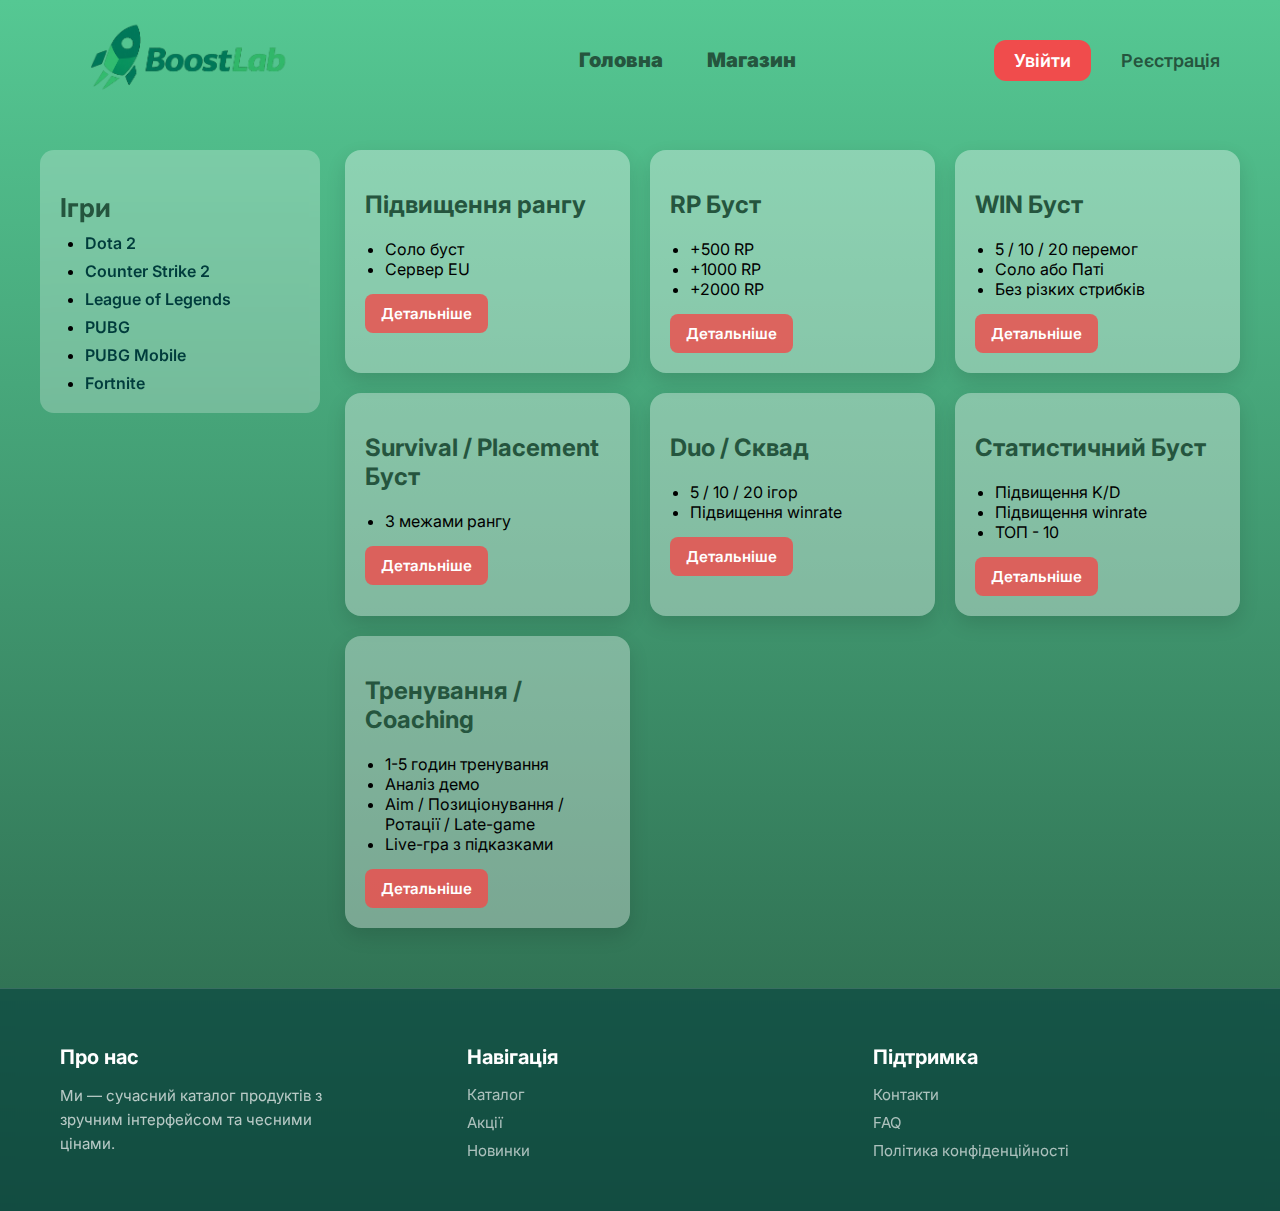
<file: pubgm.html>
<!DOCTYPE html>
<html lang="uk">
<head>
    <meta charset="UTF-8">
    <meta name="viewport" content="width=device-width, initial-scale=1.0">
    <title>Магазин</title>
    <link rel="stylesheet" href="../style/shop.css">

    <link rel="preconnect" href="https://fonts.googleapis.com">
    <link rel="preconnect" href="https://fonts.gstatic.com" crossorigin>
    <link href="https://fonts.googleapis.com/css2?family=Inter:wght@300;400;600;700&display=swap" rel="stylesheet">
</head>
<body>
    <header class="header">
        <div class="logo">
            <img src="image/logoNoBG.png" alt="ЛОГО" width="200px" style="margin-left: 50px;">
        </div>

        <div class="right">
            <nav class="nav">
                <a href="index.html">Головна</a>
                <a href="shop.html">Магазин</a>
            </nav>

            <div class="logins">
                <a href="login.html" class="log active">Увійти</a>
                <a href="register.html" class="reg" onclick="location.href='register.html'">Реєстрація</a>
                <div class="move-border"></div>
            </div>
        </div>
    </header>

    <!-- Модальне вікно -->
    <div class="modal" id="modal">
        <div class="modal-content">
            <span class="close">&times;</span>
            <div class="modal-body" id="modalBody"></div>
        </div>
    </div>

    <div class="main-content">
        <div class="catalogue">
            <div>
                <h2>Ігри</h2>
                <li><a href="shop.html">Dota 2</a></li>
                <li><a href="counters.html">Counter Strike 2</a></li>
                <li><a href="leagueofl.html">League of Legends</a></li>
                <li><a href="pubg.html">PUBG</a></li>
                <li><a href="pubgm.html">PUBG Mobile</a></li>
                <li><a href="fortnite.html">Fortnite</a></li>
            </div>
        </div>

        <div class="products">
            <div>
                <h2>Підвищення рангу</h2>
                <li>Соло буст</li>
                <li>Сервер EU</li>
                <button data-modal="MMR">Детальніше</button>

                <template id="MMR">
                    <h2>Підвищення рангу</h2>
                    <li>Бронза -> Срібло - 15$</li>
                    <li>Срібло -> Золото - 22$</li>
                    <li>Золото -> Платина - 35$</li>
                    <li>Платина -> Діамант - 50$</li>
                    <li>Діамант -> Корона - 65$</li>
                    <li>Корона -> Туз - 85$</li>
                    <li>Туз -> Туз Майстер / Домінатор - За домовленістю</li>
                    <p>Соло / Дуо / Сквад</p>
                    <p>Сервери EU</p>
                    <p>FPP / TPP на вибір</p>
                    <button>Замовити</button>
                </template>
            </div>

            <div>
                <h2>RP Буст</h2>
                <li>+500 RP</li>
                <li>+1000 RP</li>
                <li>+2000 RP</li>
                <button data-modal="Cal">Детальніше</button>

                <template id="Cal">
                    <h2>RP Буст</h2>
                    <li>+500 RP - 12$</li>
                    <li>+1000 RP - 22$</li>
                    <li>+2000 RP - 40$</li>
                    <button>Замовити</button>
                </template>
            </div>

            <div>
                <h2>WIN Буст</h2>
                <li>5 / 10 / 20 перемог</li>
                <li>Соло або Паті</li>
                <li>Без різких стрибків</li>
                <button data-modal="Win">Детальніше</button>

                <template id="Win">
                    <h2>WIN Буст</h2>
                    <li>5 перемог - 10$</li>
                    <li>10 перемог - 18$</li>
                    <li>20 перемог - 35$</li>
                    <button>Замовити</button>
                </template>
            </div>

            <div>
                <h2>Survival / Placement Буст</h2>
                <li>З межами рангу</li>
                <button data-modal="Role">Детальніше</button>

                <template id="Role">
                    <h2>Survival / Placement Буст</h2>
                    <li>10 x Top-10 - 12$</li>
                    <li>20 x Top-10 - 22$</li>
                    <li>50 x Top-10 - 50$</li>
                    <button>Замовити</button>
                </template>
            </div>

            <div>
                <h2>Duo / Сквад</h2>
                <li>5 / 10 / 20 ігор</li>
                <li>Підвищення winrate</li>
                <button data-modal="Hero">Детальніше</button>

                <template id="Hero">
                    <h2>Duo / Сквад</h2>
                    <li>5 ігор - 12$</li>
                    <li>10 ігор - 22$</li>
                    <li>20 ігор - 40$</li>
                    <button>Замовити</button>
                </template>
            </div>

            <div>
                <h2>Статистичний Буст</h2>
                <li>Підвищення K/D</li>
                <li>Підвищення winrate</li>
                <li>ТОП - 10</li>
                <button data-modal="Battle">Детальніше</button>

                <template id="Battle">
                    <h2>Статистичний Буст</h2>
                    <li>Ціна від 8$</li>
                    <button>Замовити</button>
                </template>
            </div>

            <div>
                <h2>Тренування / Coaching</h2>
                <li>1-5 годин тренування</li>
                <li>Аналіз демо</li>
                <li>Aim / Позиціонування / Ротації / Late-game</li>
                <li>Live-гра з підказками</li>
                <button data-modal="Coach">Детальніше</button>

                <template id="Coach">
                    <h2>Тренування / Coaching</h2>
                    <li>1 година - 10$</li>
                    <li>5 годин - 45$</li>
                    <li>Аналіз реплеїв - 8$</li>
                    <li>Live-гра з підказками - 8$/год</li>
                    <button>Замовити</button>
                </template>
            </div>
        </div>
    </div>

    <footer class="footer">
        <div class="footer-col">
            <h2>Про нас</h2>
            <p>Ми — сучасний каталог продуктів з зручним інтерфейсом та чесними цінами.</p>
        </div>

        <div class="footer-col">
            <h2>Навігація</h2>
            <ul>
                <li><a href="#">Каталог</a></li>
                <li><a href="#">Акції</a></li>
                <li><a href="#">Новинки</a></li>
            </ul>
        </div>

        <div class="footer-col">
            <h2>Підтримка</h2>
            <ul>
                <li><a href="#">Контакти</a></li>
                <li><a href="#">FAQ</a></li>
                <li><a href="#">Політика конфіденційності</a></li>
            </ul>
        </div>
    </footer>

    <script>
        const buttons = document.querySelectorAll('.logins a');
        const border = document.querySelector('.move-border');
        const modal = document.getElementById('modal');
        const modalBody = document.getElementById('modalBody');
        const closeBtn = modal.querySelector('.close');

        function moveBorder(btn) {
            const rect = btn.getBoundingClientRect();
            const parentRect = btn.parentElement.getBoundingClientRect();
            border.style.left = rect.left - parentRect.left + 'px';
            border.style.top = rect.top - parentRect.top + 'px';
            border.style.width = rect.width + 'px';
            border.style.height = rect.height + 'px';

            buttons.forEach(b => b.classList.remove('active'));
            btn.classList.add('active');
        }

        window.addEventListener('load', () => {
            moveBorder(document.querySelector('.logins .active'));
        });

        buttons.forEach(btn => {
            btn.addEventListener('mouseenter', () => moveBorder(btn));
        });

        document.addEventListener('click', (e) => {
            const btn = e.target.closest('[data-modal]');
            if (!btn) return;
            const templateId = btn.dataset.modal;
            const template = document.getElementById(templateId);
            modalBody.innerHTML = '';
            modalBody.append(template.content.cloneNode(true));
            modal.classList.add('active');
        });

        closeBtn.addEventListener('click', () => {
            modal.classList.remove('active');
        });

        modal.addEventListener('click', (e) => {
            if (e.target === modal) modal.classList.remove('active');
        });
    </script>
</body>
</html>
</file>
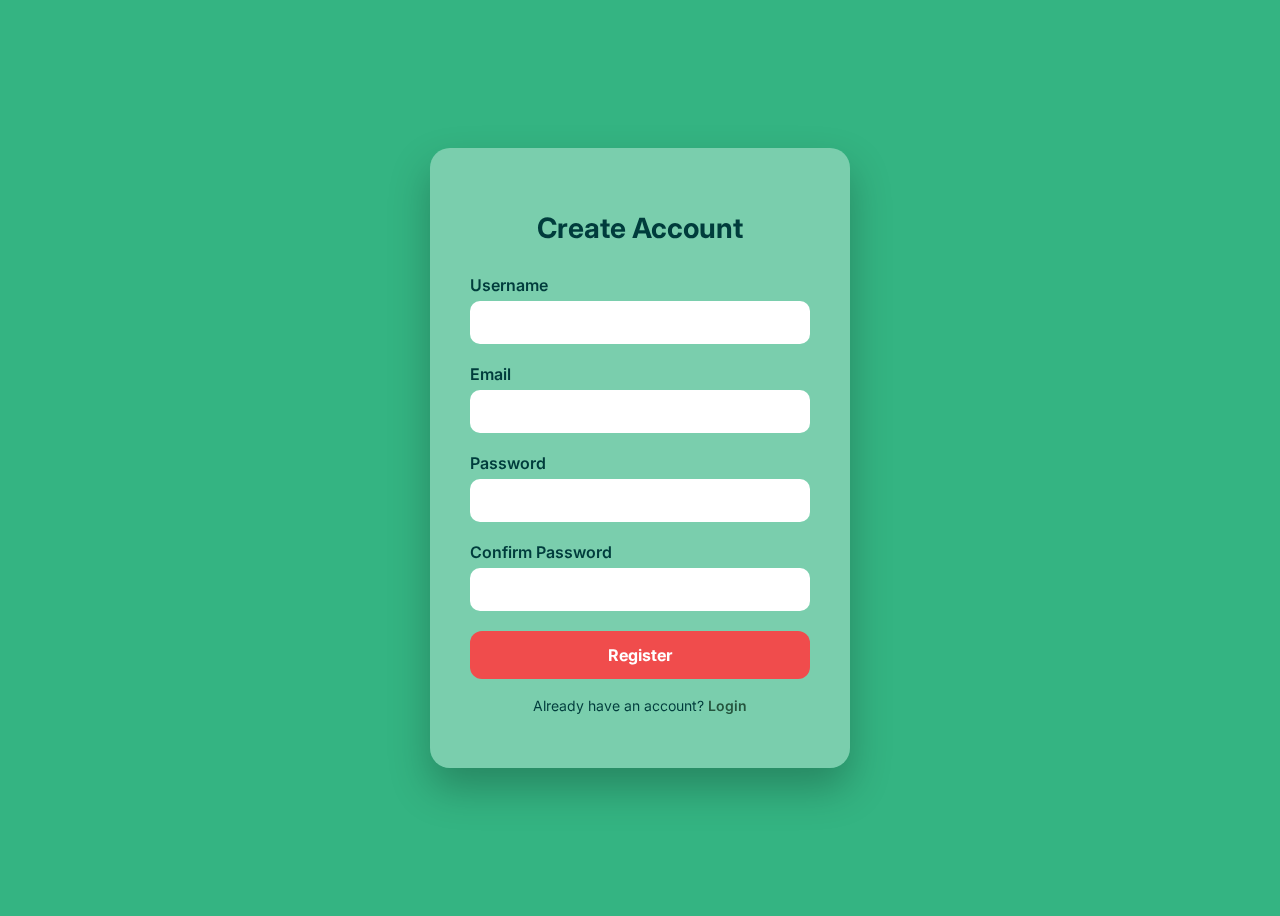
<file: register.html>
<!DOCTYPE html>
<html lang="en">
<head>
    <meta charset="UTF-8">
    <title>Register</title>
    <meta name="viewport" content="width=device-width, initial-scale=1.0">

    <link href="https://fonts.googleapis.com/css2?family=Inter:wght@300;400;600;700;900&display=swap" rel="stylesheet">
    <link rel="stylesheet" href="style/index.css">
</head>
<body>

<div class="auth-container">

    <div class="auth-box">
        <h2>Create Account</h2>

        <form id="registerForm">

            <div class="input-group">
                <label>Username</label>
                <input type="text" required>
            </div>

            <div class="input-group">
                <label>Email</label>
                <input type="email" required>
            </div>

            <div class="input-group">
                <label>Password</label>
                <input type="password" required minlength="6">
            </div>

            <div class="input-group">
                <label>Confirm Password</label>
                <input type="password" required>
            </div>

            <button type="submit" class="auth-btn">Register</button>

            <p class="auth-switch">
                Already have an account?
                <a href="login.html">Login</a>
            </p>

        </form>
    </div>

</div>

<script>
document.getElementById("registerForm").addEventListener("submit", function(e){
    e.preventDefault();

    const inputs = this.querySelectorAll("input");
    const password = inputs[2].value;
    const confirm = inputs[3].value;

    if(password !== confirm){
        alert("Passwords do not match!");
        return;
    }

    alert("Registration successful!");
});
</script>

</body>
</html>
</file>
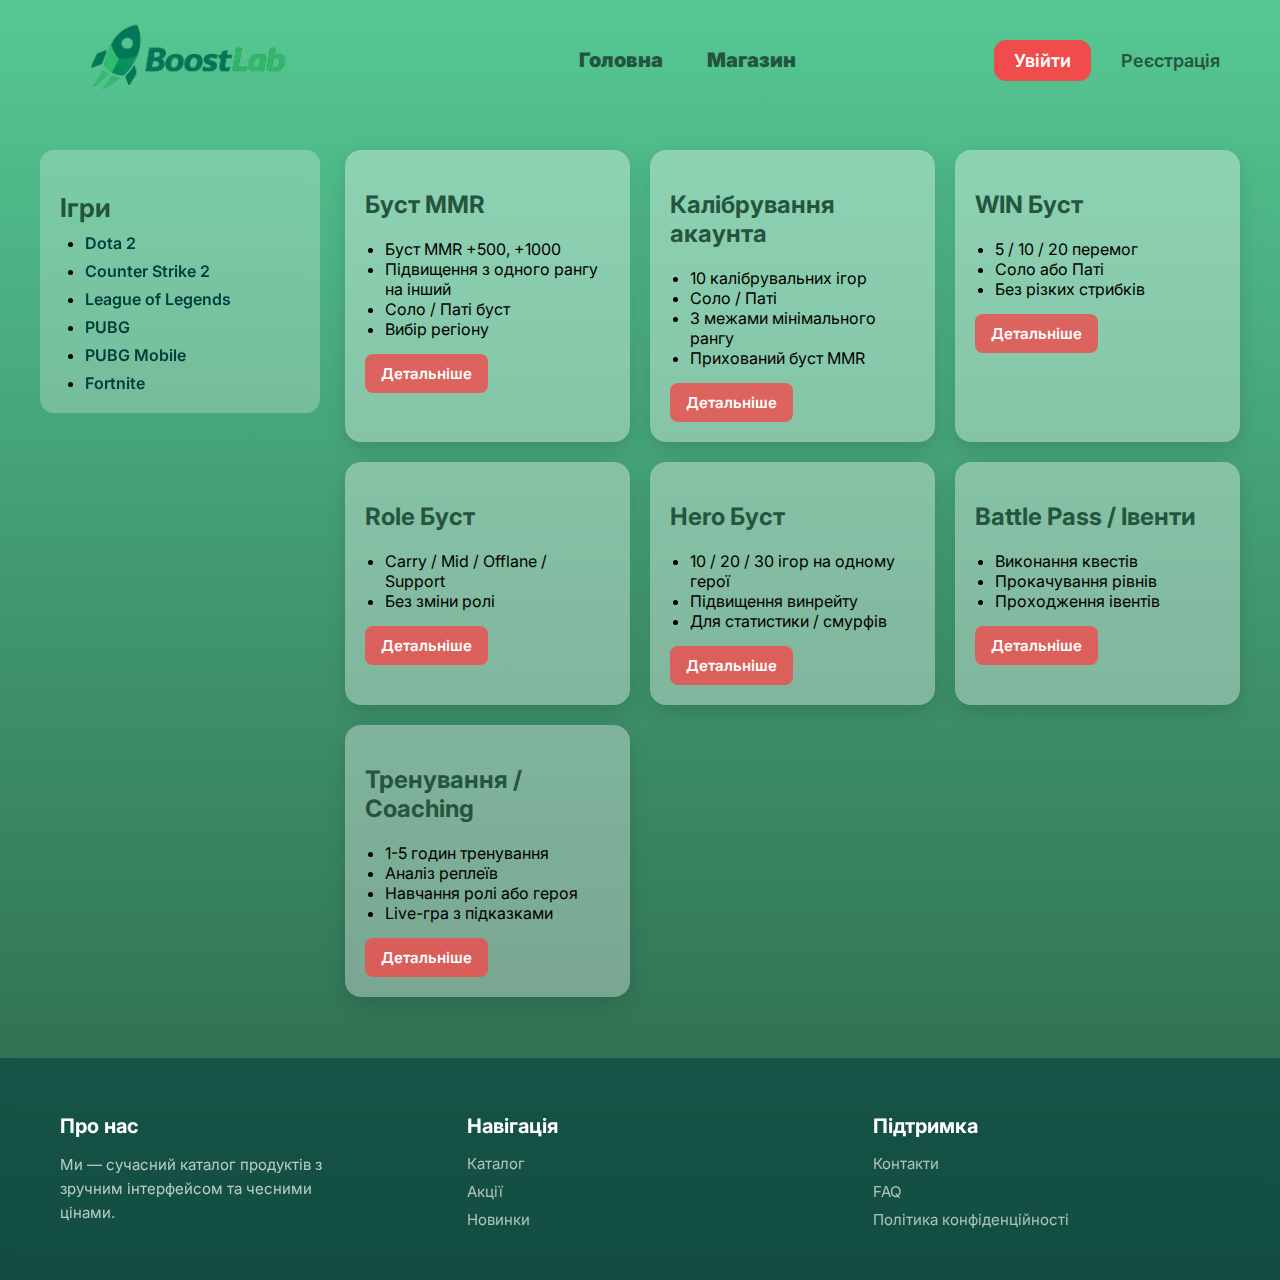
<file: shop.html>
<!DOCTYPE html>
<html lang="uk">
<head>
    <meta charset="UTF-8">
    <meta name="viewport" content="width=device-width, initial-scale=1.0">
    <title>Магазин</title>
    <link rel="stylesheet" href="../style/shop.css">

    <link rel="preconnect" href="https://fonts.googleapis.com">
    <link rel="preconnect" href="https://fonts.gstatic.com" crossorigin>
    <link href="https://fonts.googleapis.com/css2?family=Inter:wght@300;400;600;700&display=swap" rel="stylesheet">
</head>
<body>
    <header class="header">
        <div class="logo">
            <img src="image/logoNoBG.png" alt="ЛОГО" width="200px" style="margin-left: 50px;">
        </div>

        <div class="right">
            <nav class="nav">
                <a href="index.html">Головна</a>
                <a href="shop.html">Магазин</a>
            </nav>

            <div class="logins">
                <a href="login.html" class="log active">Увійти</a>
                <a href="register.html" class="reg" onclick="location.href='register.html'">Реєстрація</a>
                <div class="move-border"></div>
            </div>
        </div>
    </header>
    
    <!-- Модальне вікно -->
    <div class="modal" id="modal">
        <div class="modal-content">
            <span class="close">&times;</span>
            <div class="modal-body" id="modalBody"></div>
        </div>
    </div>

    <div class="main-content">
        <div class="catalogue">
            <div>
                <h2>Ігри</h2>
                <li><a href="shop.html">Dota 2</a></li>
                <li><a href="counters.html">Counter Strike 2</a></li>
                <li><a href="leagueofl.html">League of Legends</a></li>
                <li><a href="pubg.html">PUBG</a></li>
                <li><a href="pubgm.html">PUBG Mobile</a></li>
                <li><a href="fortnite.html">Fortnite</a></li>
            </div>
        </div>

        <div class="products">
            <div>
                <h2>Буст MMR</h2>
                <li>Буст MMR +500, +1000</li>
                <li>Підвищення з одного рангу на інший</li>
                <li>Соло / Паті буст</li>
                <li>Вибір регіону</li>
                <button data-modal="MMR">Детальніше</button>

                <template id="MMR">
                    <h2>Буст MMR</h2>
                    <li>+100 MMR - 5$</li>
                    <li>+300 MMR - 14$</li>
                    <li>+500 MMR - 22$</li>
                    <li>+1000 MMR - 42$</li>
                    <p>Соло буст - включено<br>Паті буст - +30% до ціни</p>

                    <h2>Буст за рангами</h2>
                    <li>Crusader -> Archon - 35$</li>
                    <li>Archon -> Legend - 45$</li>
                    <li>Legend -> Divine - 85$</li>
                    <li>Divine -> Immortal - За домовленістю</li>
                    <button>Замовити</button>
                </template>
            </div>

            <div>
                <h2>Калібрування акаунта</h2>
                <li>10 калібрувальних ігор</li>
                <li>Соло / Паті</li>
                <li>З межами мінімального рангу</li>
                <li>Прихований буст MMR</li>
                <button data-modal="Cal">Детальніше</button>

                <template id="Cal">
                    <h2>Калібрування акаунта</h2>
                    <li>Стандартне калібрування - 25$</li>
                    <li>З градацією рангу - 35$</li>
                    <li>Паті-калібрування - 40$</li>
                    <button>Замовити</button>
                </template>
            </div>

            <div>
                <h2>WIN Буст</h2>
                <li>5 / 10 / 20 перемог</li>
                <li>Соло або Паті</li>
                <li>Без різких стрибків</li>
                <button data-modal="Win">Детальніше</button>

                <template id="Win">
                    <h2>WIN Буст</h2>
                    <li>5 перемог - 12$</li>
                    <li>10 перемог - 22$</li>
                    <li>20 перемог - 40$</li>
                    <button>Замовити</button>
                </template>
            </div>

            <div>
                <h2>Role Буст</h2>
                <li>Carry / Mid / Offlane / Support</li>
                <li>Без зміни ролі</li>
                <button data-modal="Role">Детальніше</button>

                <template id="Role">
                    <h2>Role Буст</h2>
                    <li>+300 MMR на ролі - 18$</li>
                    <li>+500 MMR на ролі - 35$</li>
                    <li>Паті-калібрування - 40$</li>
                    <button>Замовити</button>
                </template>
            </div>

            <div>
                <h2>Hero Буст</h2>
                <li>10 / 20 / 30 ігор на одному герої</li>
                <li>Підвищення винрейту</li>
                <li>Для статистики / смурфів</li>
                <button data-modal="Hero">Детальніше</button>
                
                <template id="Hero">
                    <h2>Hero Буст</h2>
                    <li>10 ігор - 10$</li>
                    <li>20 ігор - 18$</li>
                    <li>30 ігор - 25$</li>
                    <button>Замовити</button>
                </template>
            </div>

            <div>
                <h2>Battle Pass / Івенти</h2>
                <li>Виконання квестів</li>
                <li>Прокачування рівнів</li>
                <li>Проходження івентів</li>
                <button data-modal="Battle">Детальніше</button>

                <template id="Battle">
                    <h2>Battle Pass / Івенти</h2>
                    <li>Виконання квестів - від 10$</li>
                    <li>Прокачка 50 рівнів Battle Pass - 25$</li>
                    <li>Прокачка 100 рівнів - 45$</li>
                    <button>Замовити</button>
                </template>
            </div>

            <div>
                <h2>Тренування / Coaching</h2>
                <li>1-5 годин тренування</li>
                <li>Аналіз реплеїв</li>
                <li>Навчання ролі або героя</li>
                <li>Live-гра з підказками</li>
                <button data-modal="Coach">Детальніше</button>

                <template id="Coach">
                    <h2>Тренування / Coaching</h2>
                    <li>1 година - 10$</li>
                    <li>5 годин - 45$</li>
                    <li>Аналіз реплеїв - 8$</li>
                    <li>Live-гра з підказками - 12$/год</li>
                    <button>Замовити</button>
                </template>
            </div>
        </div>
    </div>

    <footer class="footer">
        <div class="footer-col">
            <h2>Про нас</h2>
            <p>Ми — сучасний каталог продуктів з зручним інтерфейсом та чесними цінами.</p>
        </div>

        <div class="footer-col">
            <h2>Навігація</h2>
            <ul>
                <li><a href="#">Каталог</a></li>
                <li><a href="#">Акції</a></li>
                <li><a href="#">Новинки</a></li>
            </ul>
        </div>

        <div class="footer-col">
            <h2>Підтримка</h2>
            <ul>
                <li><a href="#">Контакти</a></li>
                <li><a href="#">FAQ</a></li>
                <li><a href="#">Політика конфіденційності</a></li>
            </ul>
        </div>
    </footer>

    <script>
        const buttons = document.querySelectorAll('.logins a');
        const border = document.querySelector('.move-border');
        const modal = document.getElementById('modal');
        const modalBody = document.getElementById('modalBody');
        const closeBtn = modal.querySelector('.close')

        function moveBorder(btn) {
            const rect = btn.getBoundingClientRect();
            const parentRect = btn.parentElement.getBoundingClientRect();

            border.style.left = rect.left - parentRect.left + 'px';
            border.style.top = rect.top - parentRect.top + 'px';
            border.style.width = rect.width + 'px';
            border.style.height = rect.height + 'px';

            buttons.forEach(b => b.classList.remove('active'));
            btn.classList.add('active');
        }

        window.addEventListener('load', () => {
            moveBorder(document.querySelector('.logins .active'));
        });

        buttons.forEach(btn => {
            btn.addEventListener('mouseenter', () => moveBorder(btn));
        });

        document.addEventListener('click', (e) =>{
            const btn = e.target.closest('[data-modal]');
            if (!btn) return;

            const templateId = btn.dataset.modal;
            const template = document.getElementById(templateId);

            modalBody.innerHTML = '';
            modalBody.append(template.content.cloneNode(true));

            modal.classList.add('active');
        });

        closeBtn.addEventListener('click', () =>{
            modal.classList.remove('active');
        });

        modal.addEventListener('click', (e) =>{
            if (e.target === modal) modal.classList.remove('active')
        })
    </script>
</body>
</html>
</file>
<file: style/index.css>
* {
    box-sizing: border-box;
    font-family: "Inter", sans-serif;
}

body{
    background-color:#34B482;
}

.bodys {
    margin: 0;
    padding: 20px;
    background-image: url(../image/BGIndex.png);
    min-height: 100vh;
    width: 100%;
    background-size: cover;
    background-position: center;
    background-repeat: no-repeat;
}


.header {
    display: flex;
    align-items: center;
    justify-content: space-between;
    padding: 20px 50px;
}

.logo-main {
    color: #298E67;
    font-size: 40px;
    font-weight: 900;
}

.logo-sub {
    color: #34B482;
    font-size: 30px;
    font-weight: 700;
}
.nav {
    position: relative;
    flex: 1;
    left: 50%;
    transform: translateX(-50%);
    text-align: center;
    
}

/* NAV */
.nav a {
    margin-right: 40px;
    text-decoration: none;
    color: #25553e;
    font-weight: 900;
    font-size: 20px;
    position: relative;
}

.nav a::after{
    content: "";
    position: absolute;
    left: 0;
    bottom: -6px;
    width: 0;
    height: 3px;
    background: #f04c4c;
    transition: width 0.25s ease;
}

.nav a:hover::after{
    width: 100%;
}





/* RIGHT */
.right {
    display: flex;
    align-items: center;
    gap: 30px;
    flex: 2;
    justify-content: flex-end;
}

.logins {
    position: relative;
    display: flex;
    gap: 8px;
    
}

.logins a {
    padding: 10px 18px;
    border: none;
    text-decoration: none;
    border-radius: 12px;
    background: transparent;
    cursor: pointer;
    color: #25553e;
    font-weight: 600;
    font-size: 20px;
    z-index: 1;
    transition: color 0.3s ease;
}

.logins a.active {
    color: #e9e9e9;
    font-weight: 600;
}

.move-border {
    position: absolute;
    background: #f04c4c;
    border-radius: 12px;
    pointer-events: none;
    z-index: 0;

    transition:
        left 0.3s ease,
        top 0.3s ease,
        width 0.3s ease,
        height 0.3s ease;
}

.hero {
    margin-left: 50px;
    margin-top: 70px;
    max-width: 600px;
}

.hero h1 {
    font-size: 88px;
    line-height: 1.05;
    color: #003c3c;
}

.hero h1 span {
    color: white;
}

.get-start {
    margin-top:30px;
    padding: 16px 36px;
    font-size: 20px;
    font-weight: 700;
    text-decoration: none;
    border-radius: 14px;
    border: none;
    cursor: pointer;
    background: #f04c4c;
    color: white;
    box-shadow: 0 12px 30px rgba(0,0,0,0.25);
    transition: transform 0.2s ease, box-shadow 0.2s ease;
}

.get-start:hover{
    transform: translateY(-3px);
    box-shadow: 0 16px 40px rgba(0,0,0,0.35);
}

.what-we-can{
    margin-top: 120px;
    padding: 60px;
    text-align: center;
}
.what-we-can h2{
    font-size: 34px;
    margin-bottom: 40px;
}

.guarantees {
    display: flex;
    justify-content: center;
    gap: 40px;
}

.guarantee {
    width: 260px;
    padding: 30px;
    border-radius: 18px;
    background: rgba(255, 255, 255, 0.35);
    backdrop-filter: blur(6px);
    box-shadow: 0 10px 25px rgba(0,0,0,0.15);
    transition: transform 0.25s ease
}

.guarantee:hover {
    transform:translateY(-6px);
}

.guarantee img {
    width: 50px;
    margin-bottom: 15px;
}

.guarantee p {
    font-size: 18px;
    font-weight: 600;
    color: #003c3c;
}

footer{
    display: flex;
    gap: 50px;
    background-color: #003c3c6e;
    color: rgba(255, 255, 255, 0.459);
    font-size: 15px;
    padding: 20px; 
    margin-top: 50px ;
}
footer h2 {
    font-size: 20px;
    color: white;
}
footer li {
    font-size: 15px;
}
footer li a {
    text-decoration: none;
    color: rgba(255, 255, 255, 0.459);
}
footer li {
    color: rgba(255, 255, 255, 0.459);
    
}


.auth-container {
    min-height: 100vh;
    display: flex;
    justify-content: center;
    align-items: center;
    padding: 20px;
}

.auth-box {
    width: 100%;
    max-width: 420px;
    padding: 40px;
    border-radius: 20px;
    background: rgba(255,255,255,0.35);
    backdrop-filter: blur(8px);
    box-shadow: 0 20px 40px rgba(0,0,0,0.25);
}

.auth-box h2 {
    text-align: center;
    margin-bottom: 30px;
    font-size: 28px;
    color: #003c3c;
}

.input-group {
    display: flex;
    flex-direction: column;
    margin-bottom: 20px;
}

.input-group label {
    margin-bottom: 6px;
    font-weight: 600;
    color: #003c3c;
}

.input-group input {
    padding: 12px;
    border-radius: 10px;
    border: none;
    outline: none;
    font-size: 15px;
}

.input-group input:focus {
    box-shadow: 0 0 0 2px #f04c4c;
}

.auth-btn {
    width: 100%;
    padding: 14px;
    border: none;
    border-radius: 12px;
    background: #f04c4c;
    color: white;
    font-weight: 700;
    font-size: 16px;
    cursor: pointer;
    transition: transform 0.2s ease;
}

.auth-btn:hover {
    transform: translateY(-2px);
}

.auth-switch {
    text-align: center;
    margin-top: 18px;
    font-size: 14px;
    color: #003c3c;
}

.auth-switch a {
    text-decoration: none;
    font-weight: 600;
    color: #25553e;
}

.auth-switch a:hover {
    color: #f04c4c;
}

.password-wrapper {
    position: relative;
}

.password-wrapper input {
    width: 100%;
    padding-right: 40px;
}

#togglePassword {
    position: absolute;
    right: 12px;
    top: 50%;
    transform: translateY(-50%);
    cursor: pointer;
}

@media (max-width: 1024px){
    .header{
        padding: 20px 30px;
    }

    .nav a{
        margin-right: 25px;
        font-size: 16px;
    }

    .hero h1{
        font-size: 68px;
    }

    .guarantees {
        gap: 25px
    }

    .guarantee {
        width: 220px;
    }

    .footer-top{
        padding: 40px;
        gap: 40px;
    }
}

@media (max-width: 768px){
    .header{
        flex-direction: column;
        gap:20px
    }

    .right {
        flex-direction: column;
        gap: 20px;
    }

    .nav{
        display: flex;
        gap: 20px;
    }

    .nav a{
        margin-right: 0;
        font-size: 16px;
    }

    .hero{
        margin: 40px 20px;
        max-width: 100%;
    }

    .hero h1{
        font-size: 48px;
    }

    .get-start {
        width: 100%;
        padding: 14px;
        font-size: 18px;
    }

    .what-we-can {
        padding: 40px 20px;
    }

    .guarantees{
        flex-direction: column;
        align-items: center;
    }

    .guarantee {
        width: 100%;
        max-width: 320px;
    }

    .footer-top {
        grid-template-columns: 1fr;
        text-align: center;
        padding: 40px 20px;
    }

    .footer-col p {
        margin: 0 auto;
    }
}

@media (max-width: 420px){
    .hero h1{
        font-size: 40px;
    }
    .nav {
        flex-wrap: wrap;
        justify-content: center;
    }
    .logins{
        flex-direction: column;
    }
    .logins a{
        text-align: center;
    }
    .move-border{
        display: none;
    }
}
</file>
<file: style/shop.css>
* {
    box-sizing: border-box;
    font-family: "Inter", sans-serif;
}

body {
    margin: 0;
    background: linear-gradient(#55c893, #3f946d, #296147);
    min-height: 100vh;
}


.header {
    display: flex;
    align-items: center;
    justify-content: space-between;
    padding: 20px 40px;
}

.logo-main {
    color: #298E67;
    font-size: 42px;
    font-weight: 900;
}

.logo-sub {
    color: #34B482;
    font-size: 30px;
    font-weight: 700;
}



.nav {
    position: relative;
    flex: 1;
    left: 0%;
    transform: translateX(-50%);
    text-align: center;
    
}


.nav a {
    margin-right: 40px;
    text-decoration: none;
    color: #25553e;
    font-weight: 900;
    font-size: 20px;
    position: relative;
}

.nav a::after{
    content: "";
    position: absolute;
    left: 0;
    bottom: -6px;
    width: 0;
    height: 3px;
    background: #f04c4c;
    transition: width 0.25s ease;
}

.nav a:hover::after{
    width: 100%;
}



.right {
    display: flex;
    align-items: center;
    gap: 30px;
}

.logins {
    position: relative;
    display: flex;
    gap: 10px;
}

.logins a {
    padding: 10px 20px;
    border-radius: 12px;
    text-decoration: none;
    color: #25553e;
    font-weight: 600;
    font-size: 18px;
    z-index: 1;
    transition: color 0.3s ease;
}

.logins a.active {
    color: #ffffff;
}

.move-border {
    position: absolute;
    background: #f04c4c;
    border-radius: 12px;
    z-index: 0;
    transition: all 0.3s ease;
}


.main-content {
    margin: 30px 40px;
    display: grid;
    grid-template-columns: 280px 1fr;
    gap: 25px;
}

.main-content h2 {
    color: #25553e;
}


.catalogue div {
    padding: 20px;
    border-radius: 14px;
    background: rgba(255,255,255,0.25);
    backdrop-filter: blur(4px);
}

.catalogue h2 {
    font-size: 26px;
    margin-bottom: 10px;
}

.catalogue li {
    margin-left: 25px;
    margin-top: 8px;
}

.catalogue a {
    text-decoration: none;
    color: #003c3c;
    font-weight: 600;
}

.catalogue a:hover {
    color: #25553e;
}


.products {
    display: grid;
    grid-template-columns: repeat(3, 1fr);
    gap: 20px;
}

.products div {
    background: rgba(255,255,255,0.35);
    border-radius: 16px;
    padding: 20px;
    box-shadow: 0 8px 20px rgba(0,0,0,0.12);
    transition: transform 0.25s ease, box-shadow 0.25s ease;
}

.products div:hover {
    transform: translateY(-5px);
    box-shadow: 0 12px 28px rgba(0,0,0,0.18);
}

.products li {
    margin-left: 20px;
}

.products div button {
    padding: 10px 16px;
    margin-top: 15px;
    background-color: #f04c4cce;
    border: none;
    font-size: 15px;
    font-weight: 600;
    border-radius: 8px;
    color: white;
    cursor: pointer;
    transition: transform 0.2s ease, opacity 0.2s ease;
}

.products div button:hover {
    transform: scale(1.05);
    opacity: 0.9;
}


.modal {
    position: fixed;
    inset: 0;
    background: rgba(0, 0, 0, 0.65);
    display: none;
    justify-content: center;
    align-items: center;
    z-index: 1000;
}

.modal.active {
    display: flex;
}

.modal-content {
    background: #ffffff;
    padding: 30px;
    border-radius: 14px;
    min-width: 320px;
    box-shadow: 0 20px 40px rgba(0,0,0,0.25);
    position: relative;
}

.modal-content button {
    padding: 10px 14px;
    font-size: 16px;
    border-radius: 8px;
    background: #298E67;
    color: #ffffff;
    font-weight: 600;
    cursor: pointer;
}

.close {
    position: absolute;
    top: 12px;
    right: 16px;
    font-size: 24px;
    cursor: pointer;
}


.footer {
    display: grid;
    grid-template-columns: repeat(3, 1fr);
    gap: 60px;
    padding: 40px 60px;
    margin-top: 60px;

    background: rgba(0, 60, 60, 0.55);
    backdrop-filter: blur(6px);
    border-top: 1px solid rgba(255,255,255,0.15);
}

.footer-col h2 {
    margin-bottom: 15px;
    font-size: 20px;
    color: #ffffff;
}

.footer-col p {
    font-size: 15px;
    line-height: 1.6;
    color: rgba(255,255,255,0.7);
    max-width: 280px;
}

.footer-col ul {
    padding: 0;
    margin: 0;
}

.footer-col li {
    list-style: none;
    margin-bottom: 8px;
}

.footer-col a {
    text-decoration: none;
    font-size: 15px;
    color: rgba(255,255,255,0.65);
    transition: color 0.2s ease, transform 0.2s ease;
    display: inline-block;
}

.footer-col a:hover {
    color: #ffffff;
    transform: translateX(4px);
}

@media (max-width: 1024px) {

    .main-content {
        grid-template-columns: 220px 1fr;
        gap: 20px;
    }

    .products {
        grid-template-columns: repeat(2, 1fr);
    }

    .footer {
        gap: 40px;
        padding: 40px;
    }

}

@media (max-width: 768px) {

    .header {
        flex-direction: column;
        gap: 20px;
        text-align: center;
    }

    .right {
        flex-direction: column;
        gap: 20px;
    }

    .nav {
        position: static;
        transform: none;
        display: flex;
        gap: 20px;
        justify-content: center;
    }

    .main-content {
        grid-template-columns: 1fr;
        margin: 20px;
    }

    .catalogue div {
        margin-bottom: 20px;
    }

    .products {
        grid-template-columns: 1fr;
    }

    .products div {
        padding: 18px;
    }

    .modal-content {
        width: 90%;
        min-width: unset;
    }

    .footer {
        grid-template-columns: 1fr;
        text-align: center;
        padding: 30px 20px;
    }

    .footer-col p {
        margin: 0 auto;
    }
}


@media (max-width: 420px) {

    .nav {
        flex-wrap: wrap;
        gap: 15px;
    }

    .logins {
        flex-direction: column;
        width: 100%;
    }

    .logins a {
        text-align: center;
    }

    .move-border {
        display: none;
    }

    .products div h2 {
        font-size: 18px;
    }

    .products li {
        font-size: 14px;
    }

    .products div button {
        width: 100%;
    }
}
</file>
